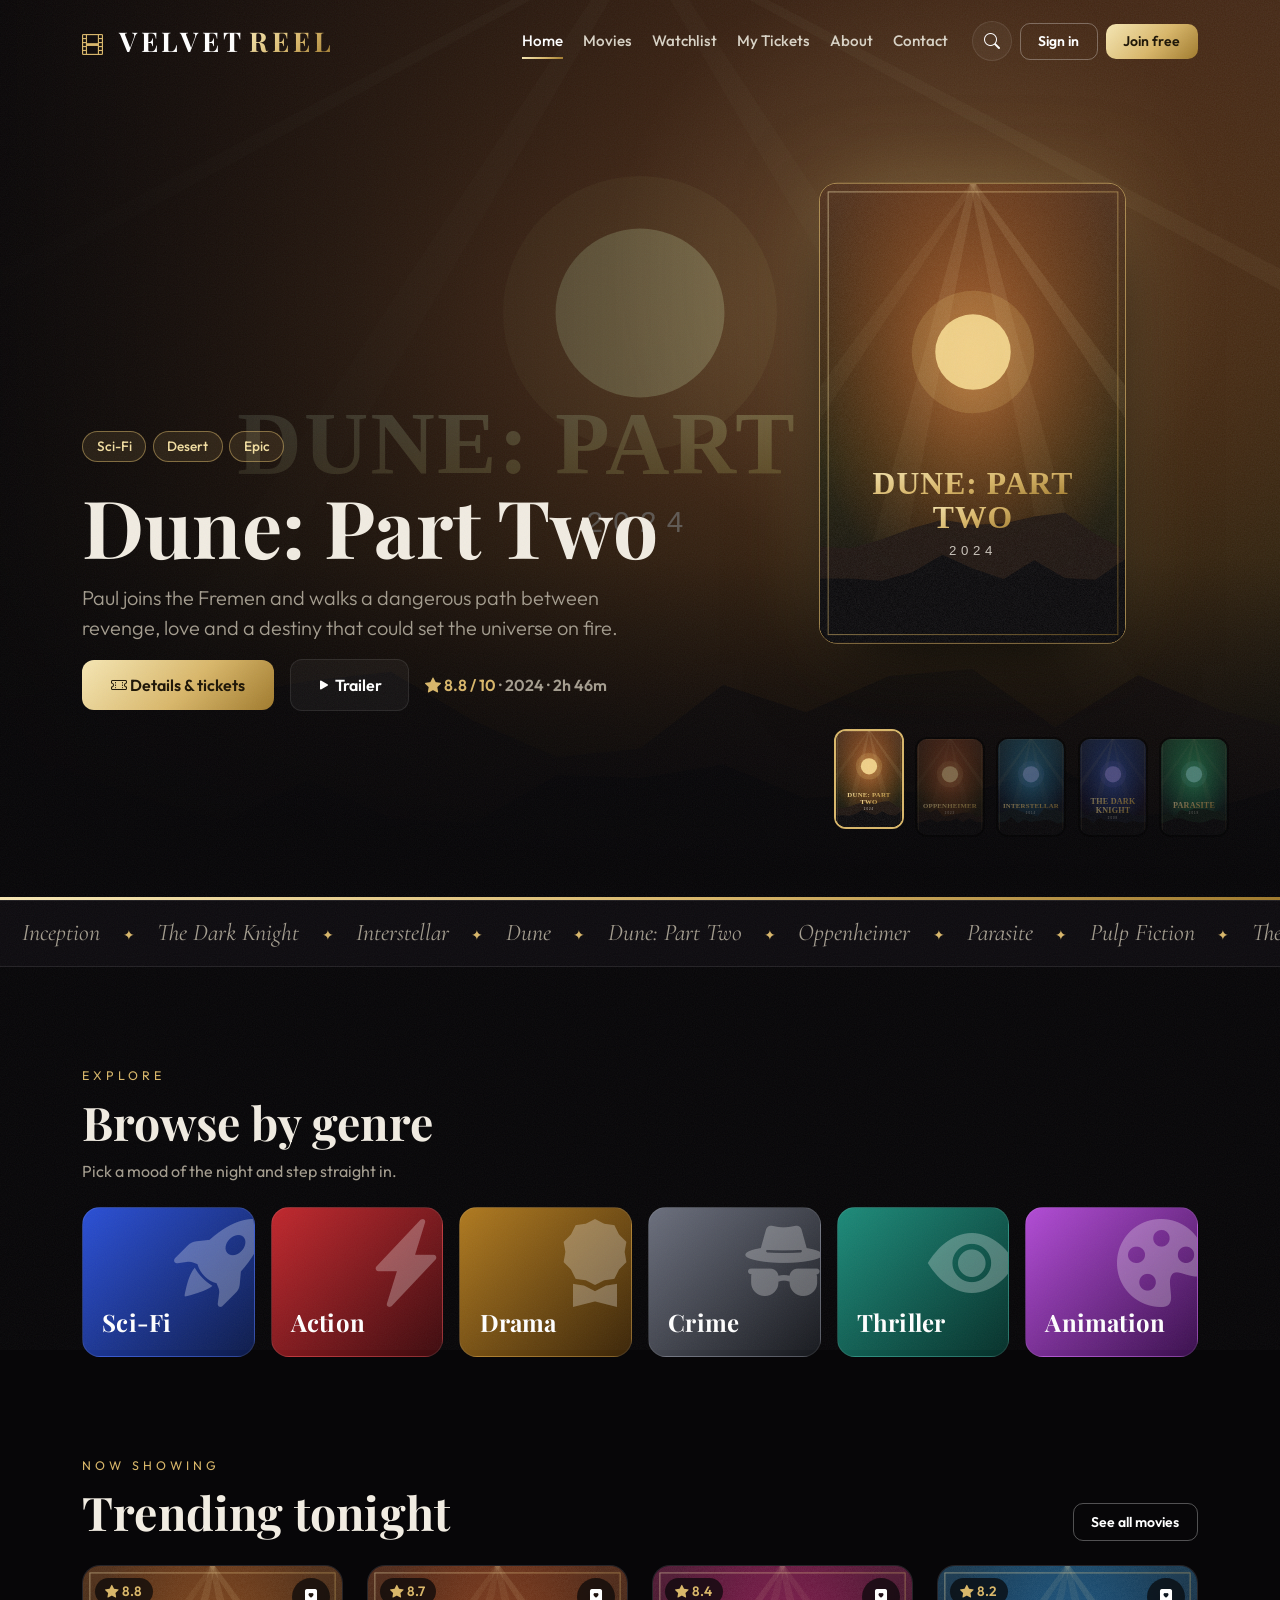
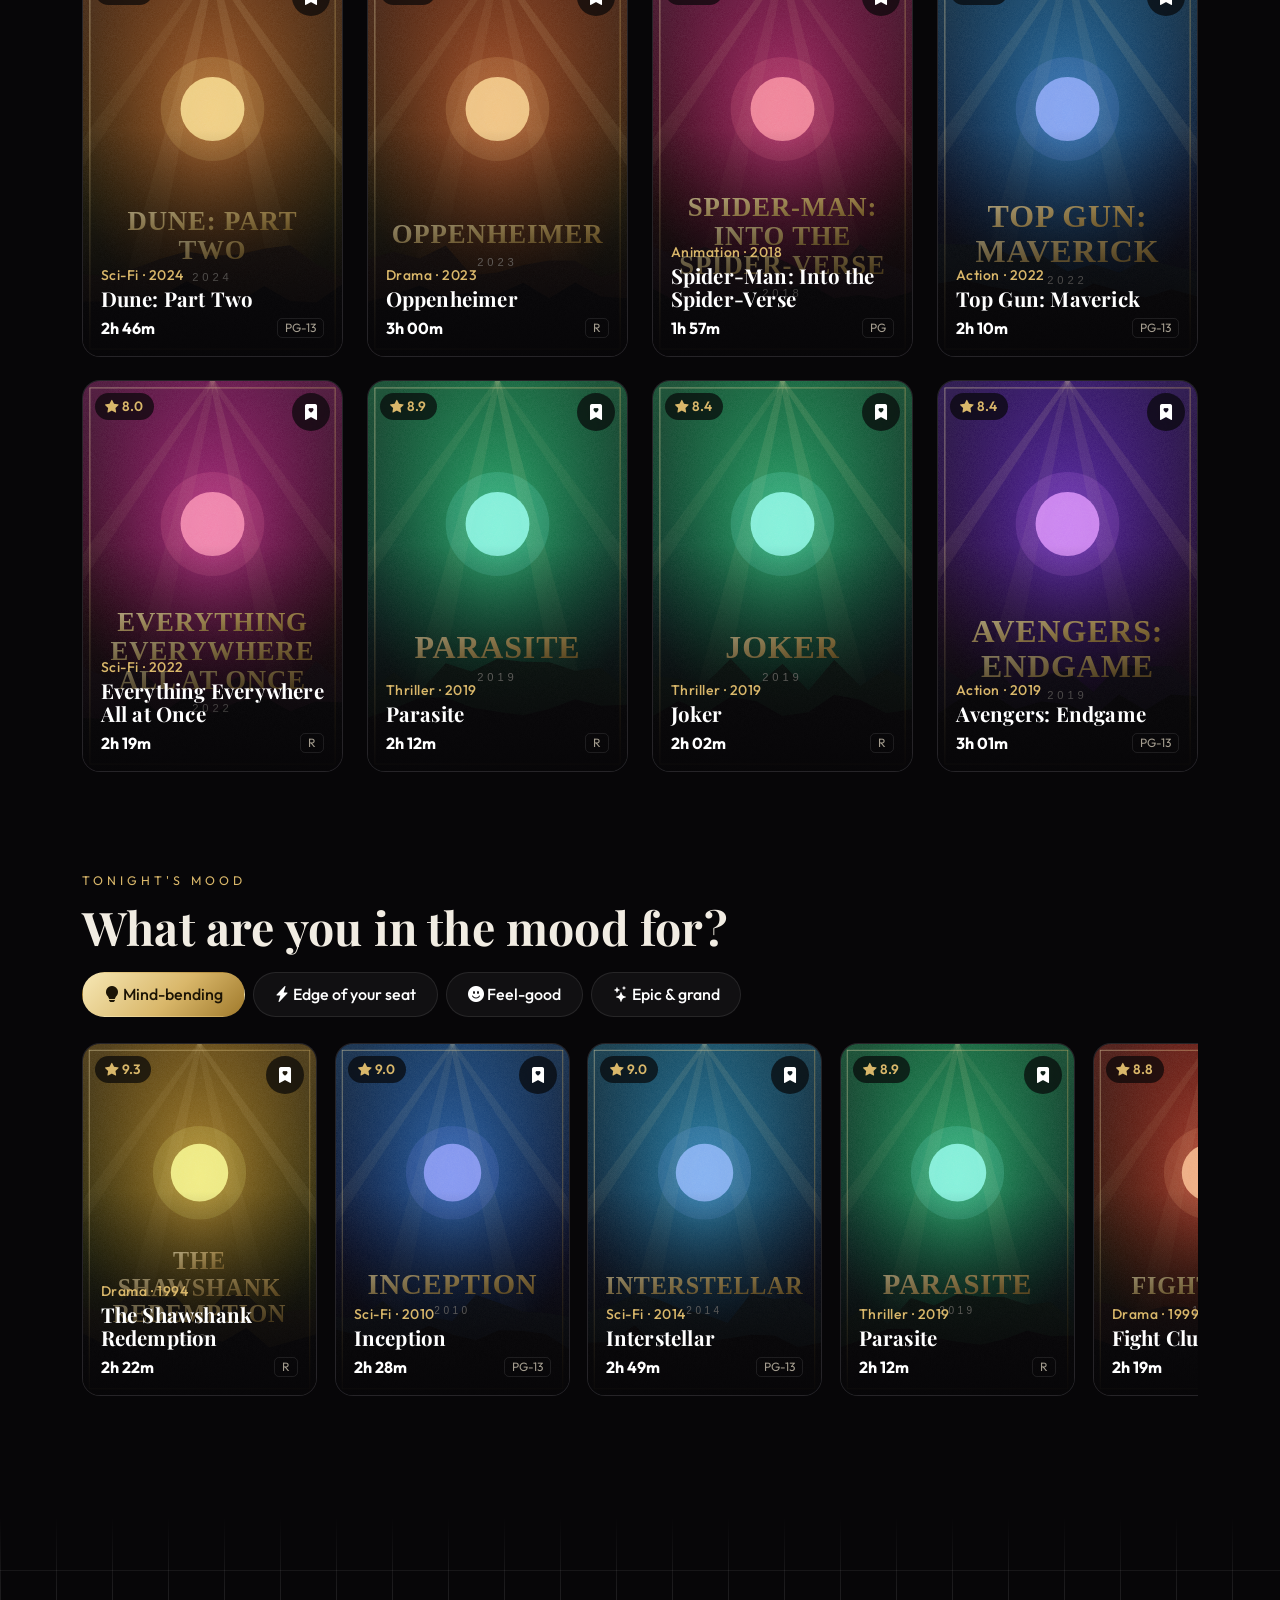
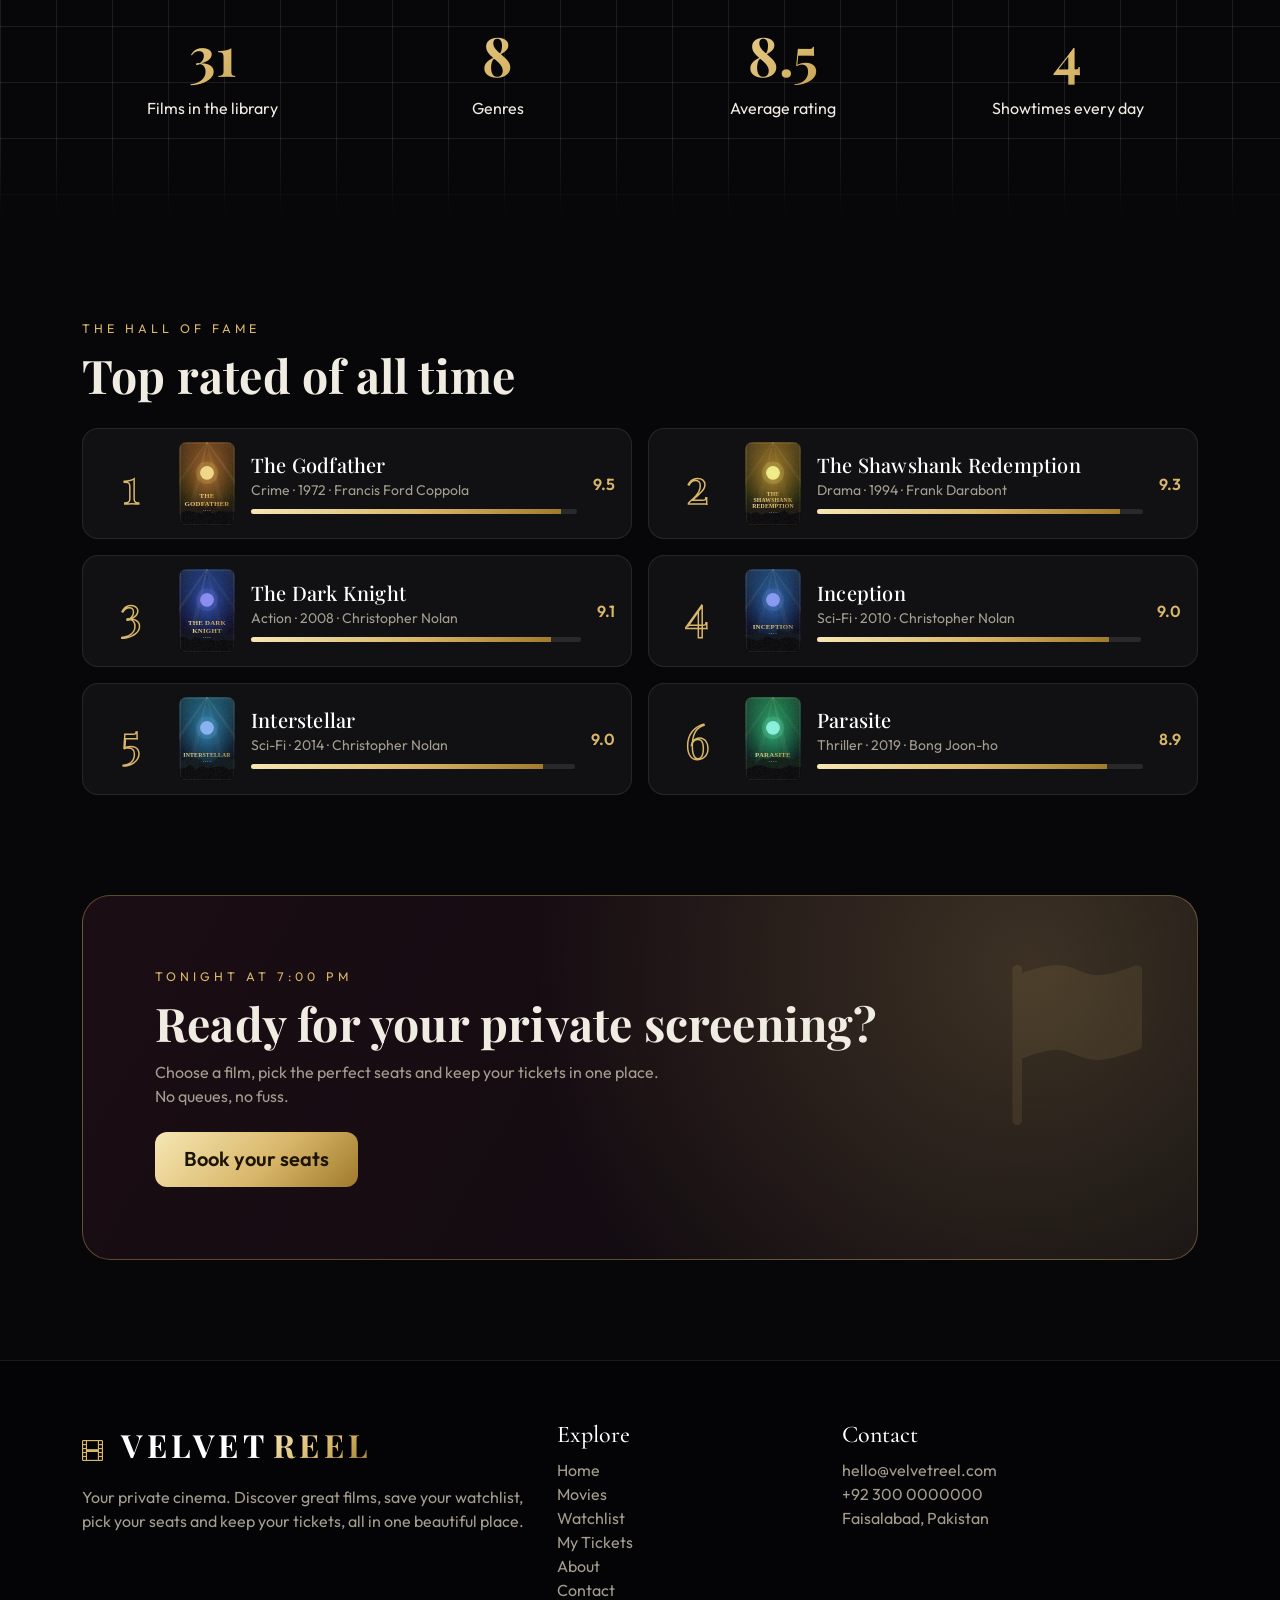
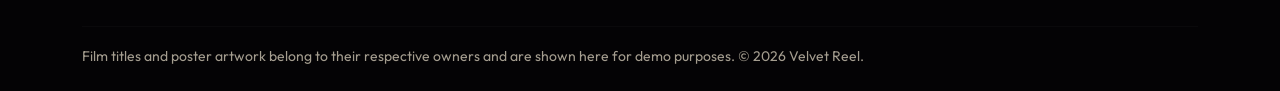
<file: index.html>
<!DOCTYPE html><html lang="en" data-bs-theme="dark"><head><meta charset="UTF-8"><meta name="viewport" content="width=device-width,initial-scale=1"><meta name="theme-color" content="#070608"><meta name="description" content="Velvet Reel - a luxury cinema experience. Discover films, save your watchlist and book your seats."><title>Home | Velvet Reel</title><link href="https://cdn.jsdelivr.net/npm/bootstrap@5.3.3/dist/css/bootstrap.min.css" rel="stylesheet"><link href="https://cdn.jsdelivr.net/npm/bootstrap-icons@1.11.3/font/bootstrap-icons.min.css" rel="stylesheet"><link rel="preconnect" href="https://fonts.googleapis.com"><link rel="preconnect" href="https://fonts.gstatic.com" crossorigin><link href="https://fonts.googleapis.com/css2?family=Cormorant+Garamond:ital,wght@0,500;0,600;1,500&family=Outfit:wght@400;500;600&family=Playfair+Display:wght@600;700&display=swap" rel="stylesheet"><link rel="icon" href="data:image/svg+xml,%3Csvg xmlns='http://www.w3.org/2000/svg' viewBox='0 0 100 100'%3E%3Crect width='100' height='100' rx='22' fill='%23070608'/%3E%3Ctext x='50' y='68' font-size='58' text-anchor='middle'%3E%F0%9F%8E%AC%3C/text%3E%3C/svg%3E"><link href="css/style.css" rel="stylesheet"></head><body data-curtain><div id="nav"></div>

<header class="hero" id="hero"><div id="slides"></div><div class="thumbs" id="thumbs"></div><div class="prog" id="prog"></div></header>
<div class="mq"><div id="mq"></div></div>
<section class="sec"><div class="container"><div class="mb-4 rv"><span class="eyebrow">Explore</span><h2>Browse by genre</h2><p class="mu m-0">Pick a mood of the night and step straight in.</p></div><div class="row g-3" id="gen"></div></div></section>
<section class="sec pt-0"><div class="container"><div class="d-flex justify-content-between align-items-end mb-4 rv"><div><span class="eyebrow">Now showing</span><h2 class="m-0">Trending tonight</h2></div><a href="movies.html" class="btn btn-line btn-sm">See all movies</a></div><div class="row g-3 g-lg-4" id="tr"></div></div></section>
<section class="sec pt-0"><div class="container"><div class="mb-3 rv"><span class="eyebrow">Tonight's mood</span><h2>What are you in the mood for?</h2></div><div class="d-flex flex-wrap gap-2 mb-3" id="moods"></div><div class="rail" id="rail"></div></div></section>
<section class="sec grid-bg"><div class="container"><div class="row g-4 text-center" id="st"></div></div></section>
<section class="sec"><div class="container"><div class="mb-4 rv"><span class="eyebrow">The hall of fame</span><h2>Top rated of all time</h2></div><div class="row g-3" id="top"></div></div></section>
<section class="sec pt-0"><div class="container"><div class="cta rv"><span class="eyebrow">Tonight at 7:00 PM</span><h2>Ready for your private screening?</h2><p class="mu mb-4" style="max-width:520px">Choose a film, pick the perfect seats and keep your tickets in one place. No queues, no fuss.</p><a href="movies.html" class="btn btn-gold btn-lg">Book your seats</a></div></div></section>
<div id="foot"></div><script src="https://cdn.jsdelivr.net/npm/bootstrap@5.3.3/dist/js/bootstrap.bundle.min.js"></script><script src="js/config.js"></script><script src="js/data.js"></script><script src="js/main.js"></script><script>

const F=['dune-2','oppenheimer','interstellar','dark-knight','parasite'].map(i=>M.find(x=>x.id==i));
$('#slides').innerHTML=F.map((m,i)=>`<div class="slide ${i?'':'on'}">${pic(m,'b','bg')}<div class="hp">${pic(m,'p','')}</div><div class="txt"><div class="container"><div class="mb-3"><span class="pill">${m.g}</span>${m.tg.slice(0,2).map(t=>`<span class="pill">${t}</span>`).join('')}</div><h1>${esc(m.n)}</h1><p class="lead mu my-3" style="max-width:560px">${esc(m.t)}</p><div class="d-flex flex-wrap align-items-center gap-3"><a class="btn btn-gold" href="movie.html?id=${m.id}"><i class="bi bi-ticket-perforated"></i> Details &amp; tickets</a><button class="btn btn-glass" data-tr="${m.id}"><i class="bi bi-play-fill"></i> Trailer</button><span class="stars"><i class="bi bi-star-fill"></i> ${m.r.toFixed(1)} / 10 <span class="mu">&middot; ${m.y} &middot; ${hm(m.rt)}</span></span></div></div></div></div>`).join('');
$('#thumbs').innerHTML=F.map((m,i)=>`<button class="${i?'':'on'}" data-i="${i}" aria-label="${esc(m.n)}">${pic(m,'p','')}</button>`).join('');
let cur=0,tm;
function go(i){cur=(i+F.length)%F.length;$$('.slide').forEach((s,j)=>s.classList.toggle('on',j==cur));$$('#thumbs button').forEach((s,j)=>s.classList.toggle('on',j==cur));const p=$('#prog');p.classList.remove('run');void p.offsetWidth;p.classList.add('run');clearTimeout(tm);tm=setTimeout(()=>go(cur+1),6500)}
$('#thumbs').onclick=e=>{const b=e.target.closest('button');if(b)go(+b.dataset.i)};go(0);
$('#hero').addEventListener('mousemove',e=>{const r=e.currentTarget.getBoundingClientRect();e.currentTarget.style.setProperty('--sx',(e.clientX-r.left)+'px');e.currentTarget.style.setProperty('--sy',(e.clientY-r.top)+'px')});
const mt=M.map(m=>`<span>${esc(m.n)}</span><i>&#10022;</i>`).join('');$('#mq').innerHTML=mt+mt;
const GN=[['Sci-Fi','#2a4fd6','#0d1b4a','bi-rocket-takeoff-fill'],['Action','#c1272d','#3d0b0e','bi-lightning-charge-fill'],['Drama','#b07a1f','#3b2508','bi-award-fill'],['Crime','#6b6f7d','#16181d','bi-incognito'],['Thriller','#1c8b7a','#06302a','bi-eye-fill'],['Animation','#b24bd6','#3a0f4d','bi-palette-fill']];
$('#gen').innerHTML=GN.map(x=>`<div class="col-6 col-md-4 col-lg-2 rv"><a class="genre" href="movies.html?g=${x[0]}" style="--c1:${x[1]};--c2:${x[2]}"><i class="bi ${x[3]}"></i><h3>${x[0]}</h3></a></div>`).join('');
$('#tr').innerHTML=['dune-2','oppenheimer','spider-verse','top-gun-maverick','everything-everywhere','parasite','joker','endgame'].map(i=>col(M.find(x=>x.id==i))).join('');
const MO=[['mind','Mind-bending','bi-lightbulb-fill'],['edge','Edge of your seat','bi-lightning-charge-fill'],['feel','Feel-good','bi-emoji-smile-fill'],['epic','Epic &amp; grand','bi-stars']];let mood='mind';
function drawMood(){$('#moods').innerHTML=MO.map(x=>`<button class="mood ${x[0]==mood?'on':''}" data-mood="${x[0]}"><i class="bi ${x[2]}"></i> ${x[1]}</button>`).join('');$('#rail').innerHTML=M.filter(m=>m.md.includes(mood)).sort((a,b)=>b.r-a.r).slice(0,10).map(card).join('');reveal()}
$('#moods').onclick=e=>{const b=e.target.closest('.mood');if(b){mood=b.dataset.mood;drawMood()}};drawMood();
const avg=(M.reduce((s,m)=>s+m.r,0)/M.length).toFixed(1);
$('#st').innerHTML=[[M.length,'Films in the library'],[new Set(M.map(x=>x.g)).size,'Genres'],[avg,'Average rating'],['4','Showtimes every day']].map(s=>`<div class="col-6 col-md-3 stat rv"><b>${s[0]}</b>${s[1]}</div>`).join('');
$('#top').innerHTML=[...M].sort((a,b)=>b.r-a.r).slice(0,6).map((m,i)=>`<div class="col-lg-6 rv"><a class="rank" href="movie.html?id=${m.id}"><span class="no">${i+1}</span>${pic(m,'p','')}<div class="flex-grow-1"><h3 class="h5 m-0">${esc(m.n)}</h3><small class="mu">${m.g} &middot; ${m.y} &middot; ${esc(m.dir)}</small><div class="bar mt-2"><i style="width:${m.r*10}%"></i></div></div><b class="stars">${m.r.toFixed(1)}</b></a></div>`).join('');
reveal();

</script></body></html>
</file>
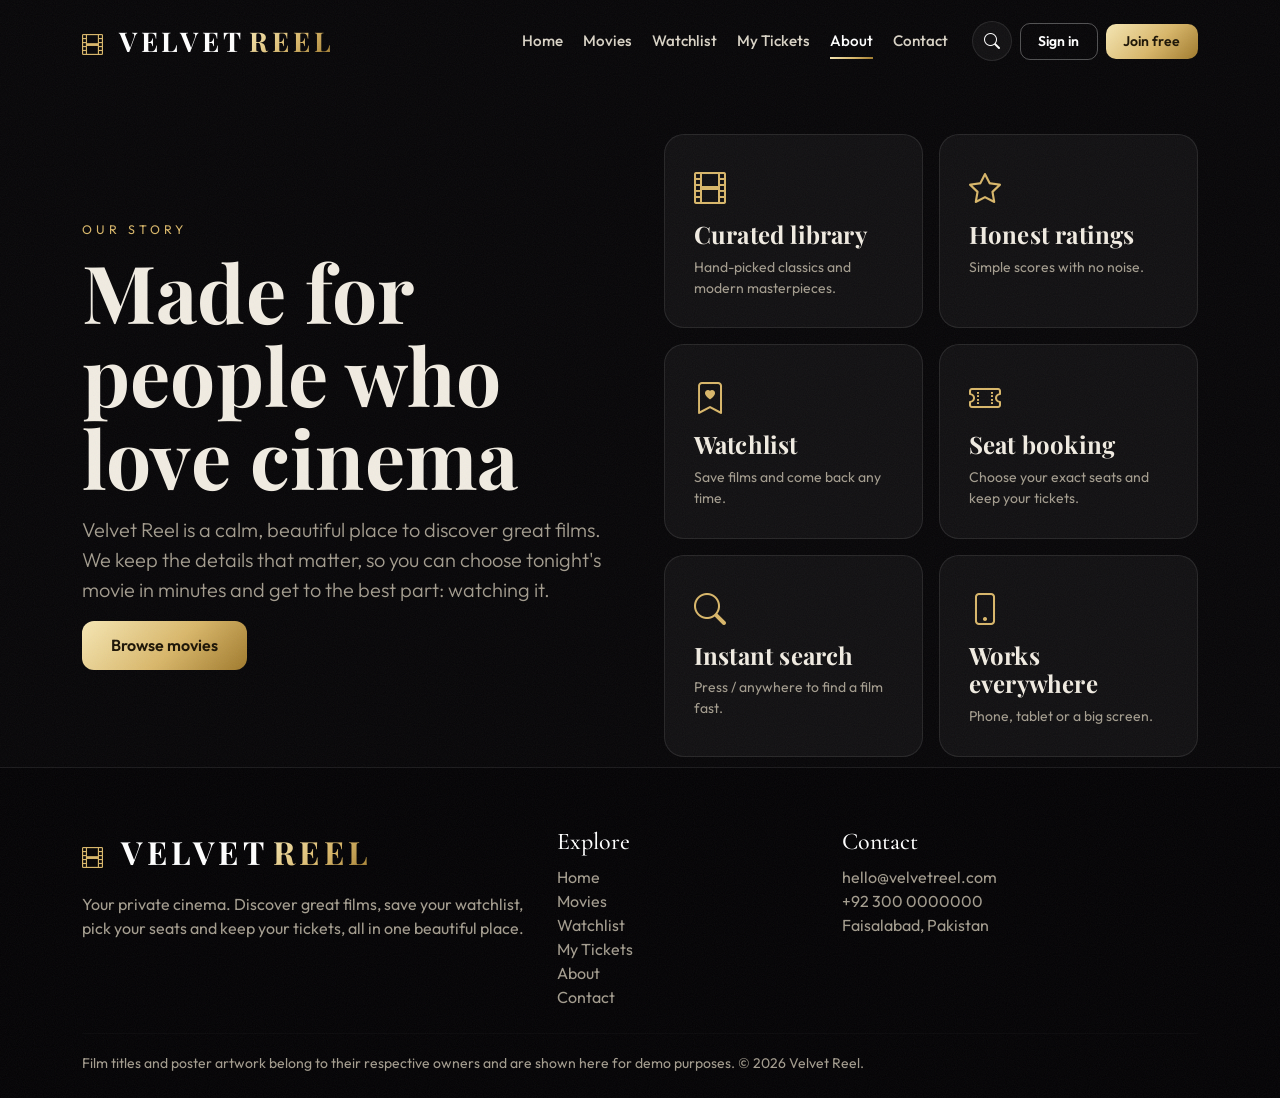
<file: about.html>
<!DOCTYPE html><html lang="en" data-bs-theme="dark"><head><meta charset="UTF-8"><meta name="viewport" content="width=device-width,initial-scale=1"><meta name="theme-color" content="#070608"><meta name="description" content="Velvet Reel - a luxury cinema experience. Discover films, save your watchlist and book your seats."><title>About | Velvet Reel</title><link href="https://cdn.jsdelivr.net/npm/bootstrap@5.3.3/dist/css/bootstrap.min.css" rel="stylesheet"><link href="https://cdn.jsdelivr.net/npm/bootstrap-icons@1.11.3/font/bootstrap-icons.min.css" rel="stylesheet"><link rel="preconnect" href="https://fonts.googleapis.com"><link rel="preconnect" href="https://fonts.gstatic.com" crossorigin><link href="https://fonts.googleapis.com/css2?family=Cormorant+Garamond:ital,wght@0,500;0,600;1,500&family=Outfit:wght@400;500;600&family=Playfair+Display:wght@600;700&display=swap" rel="stylesheet"><link rel="icon" href="data:image/svg+xml,%3Csvg xmlns='http://www.w3.org/2000/svg' viewBox='0 0 100 100'%3E%3Crect width='100' height='100' rx='22' fill='%23070608'/%3E%3Ctext x='50' y='68' font-size='58' text-anchor='middle'%3E%F0%9F%8E%AC%3C/text%3E%3C/svg%3E"><link href="css/style.css" rel="stylesheet"></head><body class="inner"><div id="nav"></div>

<section class="phead"><div class="container"><div class="row g-5 align-items-center"><div class="col-lg-6 rv"><span class="eyebrow">Our story</span><h1>Made for people who love cinema</h1><p class="lead mu mt-3">Velvet Reel is a calm, beautiful place to discover great films. We keep the details that matter, so you can choose tonight's movie in minutes and get to the best part: watching it.</p><a href="movies.html" class="btn btn-gold">Browse movies</a></div><div class="col-lg-6"><div class="row g-3"><div class="col-6 rv"><div class="feat"><i class="bi bi-film"></i><h4 class="mt-2">Curated library</h4><p class="mu m-0 small">Hand-picked classics and modern masterpieces.</p></div></div><div class="col-6 rv"><div class="feat"><i class="bi bi-star"></i><h4 class="mt-2">Honest ratings</h4><p class="mu m-0 small">Simple scores with no noise.</p></div></div><div class="col-6 rv"><div class="feat"><i class="bi bi-bookmark-heart"></i><h4 class="mt-2">Watchlist</h4><p class="mu m-0 small">Save films and come back any time.</p></div></div><div class="col-6 rv"><div class="feat"><i class="bi bi-ticket-perforated"></i><h4 class="mt-2">Seat booking</h4><p class="mu m-0 small">Choose your exact seats and keep your tickets.</p></div></div><div class="col-6 rv"><div class="feat"><i class="bi bi-search"></i><h4 class="mt-2">Instant search</h4><p class="mu m-0 small">Press / anywhere to find a film fast.</p></div></div><div class="col-6 rv"><div class="feat"><i class="bi bi-phone"></i><h4 class="mt-2">Works everywhere</h4><p class="mu m-0 small">Phone, tablet or a big screen.</p></div></div></div></div></div></div></section>
<div id="foot"></div><script src="https://cdn.jsdelivr.net/npm/bootstrap@5.3.3/dist/js/bootstrap.bundle.min.js"></script><script src="js/config.js"></script><script src="js/data.js"></script><script src="js/main.js"></script><script>
reveal()
</script></body></html>
</file>
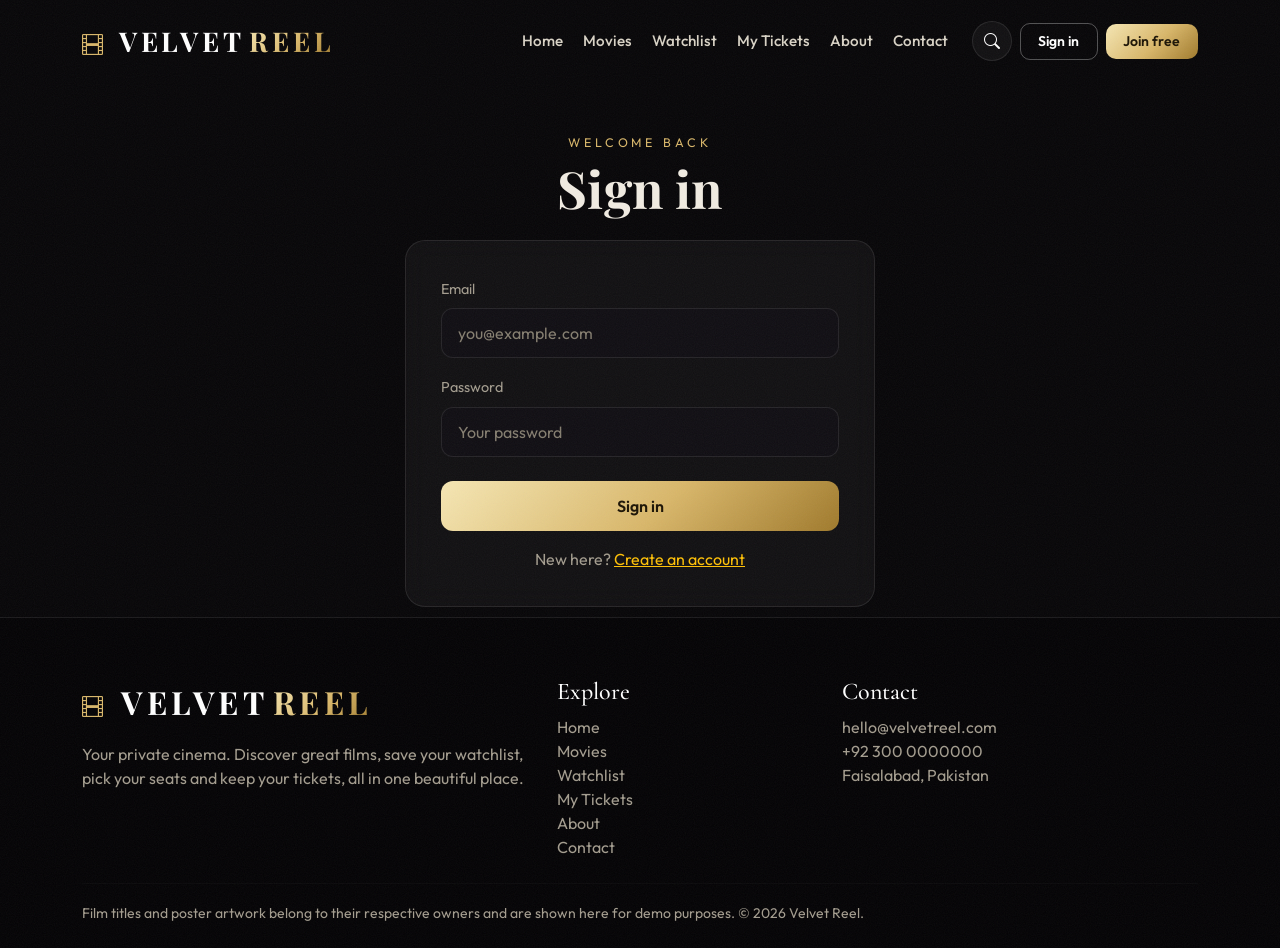
<file: booking.html>
<!DOCTYPE html><html lang="en" data-bs-theme="dark"><head><meta charset="UTF-8"><meta name="viewport" content="width=device-width,initial-scale=1"><meta name="theme-color" content="#070608"><meta name="description" content="Velvet Reel - a luxury cinema experience. Discover films, save your watchlist and book your seats."><title>Book tickets | Velvet Reel</title><link href="https://cdn.jsdelivr.net/npm/bootstrap@5.3.3/dist/css/bootstrap.min.css" rel="stylesheet"><link href="https://cdn.jsdelivr.net/npm/bootstrap-icons@1.11.3/font/bootstrap-icons.min.css" rel="stylesheet"><link rel="preconnect" href="https://fonts.googleapis.com"><link rel="preconnect" href="https://fonts.gstatic.com" crossorigin><link href="https://fonts.googleapis.com/css2?family=Cormorant+Garamond:ital,wght@0,500;0,600;1,500&family=Outfit:wght@400;500;600&family=Playfair+Display:wght@600;700&display=swap" rel="stylesheet"><link rel="icon" href="data:image/svg+xml,%3Csvg xmlns='http://www.w3.org/2000/svg' viewBox='0 0 100 100'%3E%3Crect width='100' height='100' rx='22' fill='%23070608'/%3E%3Ctext x='50' y='68' font-size='58' text-anchor='middle'%3E%F0%9F%8E%AC%3C/text%3E%3C/svg%3E"><link href="css/style.css" rel="stylesheet"></head><body class="inner"><div id="nav"></div>

<section class="phead"><div class="container"><span class="eyebrow">Select your seats</span><h1 id="bt" style="font-size:clamp(2rem,5vw,3.4rem)"></h1><p class="mu" id="bm"></p></div></section>
<section class="sec pt-3"><div class="container"><div class="row g-4"><div class="col-lg-8"><div class="box mb-4"><h5>Date</h5><div class="d-flex flex-wrap gap-2 mb-4" id="dates"></div><h5>Showtime</h5><div class="d-flex flex-wrap gap-2" id="times"></div></div><div class="box"><div class="screen">S C R E E N</div><div class="seats" id="seats"></div><div class="lg mt-3" id="lgd"></div></div></div>
<div class="col-lg-4"><div class="box" style="position:sticky;top:96px"><div class="d-flex gap-3 mb-3 align-items-center" id="mini"></div><div id="ss"></div><div class="d-flex justify-content-between align-items-center mt-3"><span class="mu">Total</span><span class="total" id="tot"></span></div><button class="btn btn-gold w-100 mt-3" id="cf" disabled><i class="bi bi-check2-circle"></i> Confirm booking</button><p class="mu small text-center mt-3 mb-0">Demo booking. No payment is taken.</p></div></div></div></div></section>
<div id="foot"></div><script src="https://cdn.jsdelivr.net/npm/bootstrap@5.3.3/dist/js/bootstrap.bundle.min.js"></script><script src="js/config.js"></script><script src="js/data.js"></script><script src="js/main.js"></script><script>

(function(){
const m=M.find(x=>x.id==new URLSearchParams(location.search).get('id'))||M[0],u=U();
if(!u){location.replace('login.html?next='+encodeURIComponent('booking.html?id='+m.id));return}
document.title='Book '+m.n+' | '+BN;
const ROWS='ABCDEFGH'.split(''),COLS=12,tier=r=>'AB'.includes(r)?'Silver':'CDEF'.includes(r)?'Gold':'Platinum',price=r=>C.PRICES[tier(r)];
const TM=['12:30 PM','3:45 PM','7:00 PM','10:15 PM'],pad=n=>String(n).padStart(2,'0'),key=d=>d.getFullYear()+'-'+pad(d.getMonth()+1)+'-'+pad(d.getDate());
const DS=[...Array(5)].map((_,i)=>{const d=new Date();d.setDate(d.getDate()+i);return{k:key(d),wd:d.toLocaleDateString('en-US',{weekday:'short'}),dn:d.getDate(),mo:d.toLocaleDateString('en-US',{month:'short'})}});
const mins=t=>{const p=t.split(':');let h=(+p[0])%12;if(/PM/.test(t))h+=12;return h*60+(+p[1].slice(0,2))};
const now=new Date(),nowM=now.getHours()*60+now.getMinutes(),past=(d,t)=>d==DS[0].k&&mins(t)<=nowM;
let date=DS[0].k,time=TM.find(t=>!past(date,t))||null,sel=new Set();
if(!time){date=DS[1].k;time=TM[0]}
const BK=()=>LS.get('vr_booked',{}),hs=k=>[...k].reduce((a,c)=>a*31+c.charCodeAt(0)|0,11);
const ord=a=>[...a].sort((x,y)=>x[0].localeCompare(y[0])||(+x.slice(1))-(+y.slice(1)));
function taken(){const k=[m.id,date,time].join('|'),R=rng(hs(k)),s=new Set(BK()[k]||[]);ROWS.forEach(r=>{for(let c=1;c<=COLS;c++){if(R()<(tier(r)=='Platinum'?.34:.24))s.add(r+c)}});return s}
$('#bt').textContent=m.n;$('#bm').textContent=m.g+' \u00b7 '+hm(m.rt)+' \u00b7 '+m.c+' \u00b7 '+m.lang;
$('#lgd').innerHTML=['Silver','Gold','Platinum'].map(t=>`<span class="s-${t}"><i></i>${t} ${money(C.PRICES[t])}</span>`).join('')+'<span><i style="background:rgba(255,255,255,.1);border-color:transparent"></i>Taken</span><span><i style="background:var(--gg);border-color:transparent"></i>Selected</span>';
function render(){
  $('#dates').innerHTML=DS.map(d=>`<button class="dpill ${d.k==date?'on':''}" data-d="${d.k}"><small>${d.wd}</small><b>${d.dn}</b><small>${d.mo}</small></button>`).join('');
  $('#times').innerHTML=TM.map(t=>`<button class="tpill ${t==time?'on':''}" data-t="${t}" ${past(date,t)?'disabled style="opacity:.35;pointer-events:none"':''}>${t}</button>`).join('');
  const tk=taken();sel=new Set([...sel].filter(s=>!tk.has(s)));
  $('#seats').innerHTML=ROWS.map(r=>`<div class="srow"><span class="rl">${r}</span>${Array.from({length:COLS},(_,i)=>{const id=r+(i+1);return(i==COLS/2?'<span class="aisle"></span>':'')+`<button class="seat s-${tier(r)} ${tk.has(id)?'taken':''} ${sel.has(id)?'sel':''}" data-s="${id}" ${tk.has(id)?'disabled':''} aria-label="Seat ${id}, ${tier(r)}">${i+1}</button>`}).join('')}<span class="rl">${r}</span></div>`).join('');
  sum();
}
function sum(){
  const a=ord(sel),tot=a.reduce((s,x)=>s+price(x[0]),0),d=DS.find(x=>x.k==date);
  $('#mini').innerHTML=`<div style="width:64px;flex:none">${pic(m,'p','w-100 rounded-3')}</div><div><b class="d-block">${esc(m.n)}</b><small class="mu">${d.wd} ${d.dn} ${d.mo} &middot; ${time}</small></div>`;
  $('#ss').innerHTML=a.length?a.map(x=>`<div class="sumline"><span>Seat ${x} <small class="mu">${tier(x[0])}</small></span><b>${money(price(x[0]))}</b></div>`).join(''):'<p class="mu m-0">Tap seats on the map to select them.</p>';
  $('#tot').textContent=money(tot);$('#cf').disabled=!a.length;hydrate($('#mini'));
}
$('#dates').onclick=e=>{const b=e.target.closest('[data-d]');if(!b)return;date=b.dataset.d;if(past(date,time))time=TM.find(t=>!past(date,t));sel.clear();render()};
$('#times').onclick=e=>{const b=e.target.closest('[data-t]');if(!b)return;time=b.dataset.t;sel.clear();render()};
$('#seats').onclick=e=>{const b=e.target.closest('.seat');if(!b||b.disabled)return;const s=b.dataset.s;if(sel.has(s))sel.delete(s);else{if(sel.size>=8){toast('You can book up to 8 seats at once');return}sel.add(s)}b.classList.toggle('sel');sum()};
$('#cf').onclick=()=>{
  const a=ord(sel);if(!a.length)return;const tk=taken();
  if(a.some(s=>tk.has(s))){toast('Some seats were just taken');render();return}
  const t={id:'VR-'+Math.random().toString(36).slice(2,8).toUpperCase(),mid:m.id,date,time,seats:a,total:a.reduce((s,x)=>s+price(x[0]),0),user:u.email,at:Date.now()};
  LS.set('vr_tickets',[t,...TK()]);const b=BK(),k=[m.id,date,time].join('|');b[k]=[...(b[k]||[]),...a];LS.set('vr_booked',b);
  toast('Booking confirmed!');setTimeout(()=>location.href='tickets.html',900);
};
render();reveal();
})();

</script></body></html>
</file>
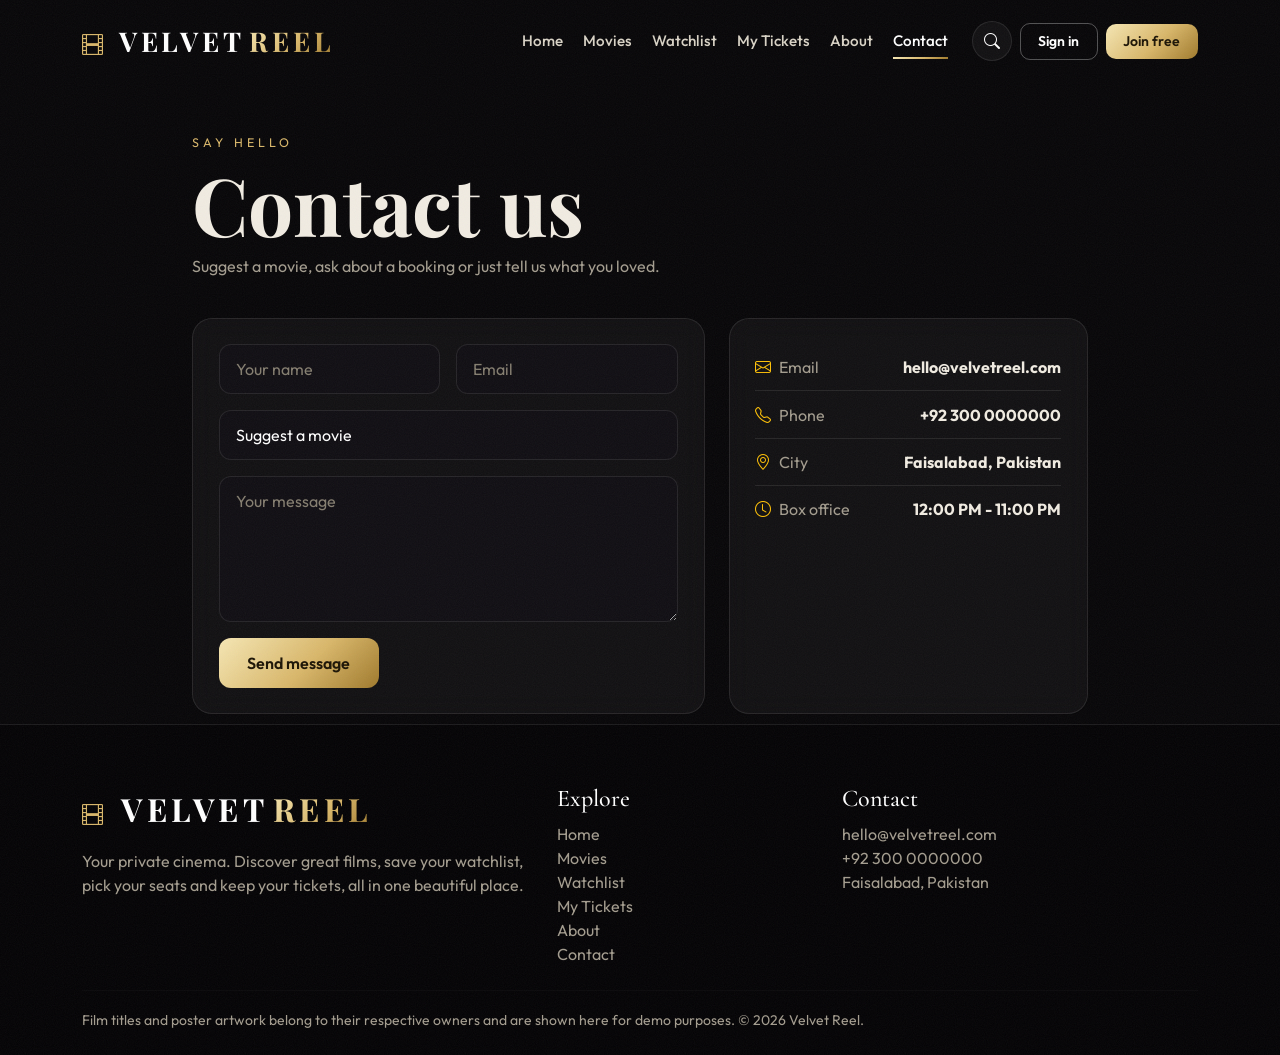
<file: contact.html>
<!DOCTYPE html><html lang="en" data-bs-theme="dark"><head><meta charset="UTF-8"><meta name="viewport" content="width=device-width,initial-scale=1"><meta name="theme-color" content="#070608"><meta name="description" content="Velvet Reel - a luxury cinema experience. Discover films, save your watchlist and book your seats."><title>Contact | Velvet Reel</title><link href="https://cdn.jsdelivr.net/npm/bootstrap@5.3.3/dist/css/bootstrap.min.css" rel="stylesheet"><link href="https://cdn.jsdelivr.net/npm/bootstrap-icons@1.11.3/font/bootstrap-icons.min.css" rel="stylesheet"><link rel="preconnect" href="https://fonts.googleapis.com"><link rel="preconnect" href="https://fonts.gstatic.com" crossorigin><link href="https://fonts.googleapis.com/css2?family=Cormorant+Garamond:ital,wght@0,500;0,600;1,500&family=Outfit:wght@400;500;600&family=Playfair+Display:wght@600;700&display=swap" rel="stylesheet"><link rel="icon" href="data:image/svg+xml,%3Csvg xmlns='http://www.w3.org/2000/svg' viewBox='0 0 100 100'%3E%3Crect width='100' height='100' rx='22' fill='%23070608'/%3E%3Ctext x='50' y='68' font-size='58' text-anchor='middle'%3E%F0%9F%8E%AC%3C/text%3E%3C/svg%3E"><link href="css/style.css" rel="stylesheet"></head><body class="inner"><div id="nav"></div>

<section class="phead"><div class="container" style="max-width:920px"><span class="eyebrow rv">Say hello</span><h1 class="rv">Contact us</h1><p class="mu">Suggest a movie, ask about a booking or just tell us what you loved.</p><div class="row g-4 mt-1"><div class="col-lg-7"><form id="f" class="box needs-validation" novalidate><div class="row g-3"><div class="col-md-6"><input id="n" class="form-control" placeholder="Your name" required></div><div class="col-md-6"><input id="e" type="email" class="form-control" placeholder="Email" required></div><div class="col-12"><select id="t" class="form-select"><option>Suggest a movie</option><option>Booking help</option><option>General question</option></select></div><div class="col-12"><textarea id="m" rows="5" class="form-control" placeholder="Your message" required></textarea></div><div class="col-12"><button class="btn btn-gold">Send message</button></div></div></form></div><div class="col-lg-5"><div class="box h-100"><div class="spec"><span><i class="bi bi-envelope me-2 text-warning"></i>Email</span><b id="ce"></b></div><div class="spec"><span><i class="bi bi-telephone me-2 text-warning"></i>Phone</span><b id="cp"></b></div><div class="spec"><span><i class="bi bi-geo-alt me-2 text-warning"></i>City</span><b id="cc"></b></div><div class="spec"><span><i class="bi bi-clock me-2 text-warning"></i>Box office</span><b>12:00 PM - 11:00 PM</b></div></div></div></div></div></section>
<div id="foot"></div><script src="https://cdn.jsdelivr.net/npm/bootstrap@5.3.3/dist/js/bootstrap.bundle.min.js"></script><script src="js/config.js"></script><script src="js/data.js"></script><script src="js/main.js"></script><script>

$('#ce').textContent=C.EMAIL;$('#cp').textContent=C.PHONE;$('#cc').textContent=C.CITY;
$('#f').onsubmit=e=>{e.preventDefault();const f=e.target;if(!f.checkValidity()){f.classList.add('was-validated');return}
  const a=LS.get('vr_messages',[]);a.push({n:$('#n').value.trim(),e:$('#e').value.trim(),t:$('#t').value,m:$('#m').value.trim(),at:Date.now()});LS.set('vr_messages',a);
  f.reset();f.classList.remove('was-validated');toast('Message sent. Thank you!')};
reveal();

</script></body></html>
</file>
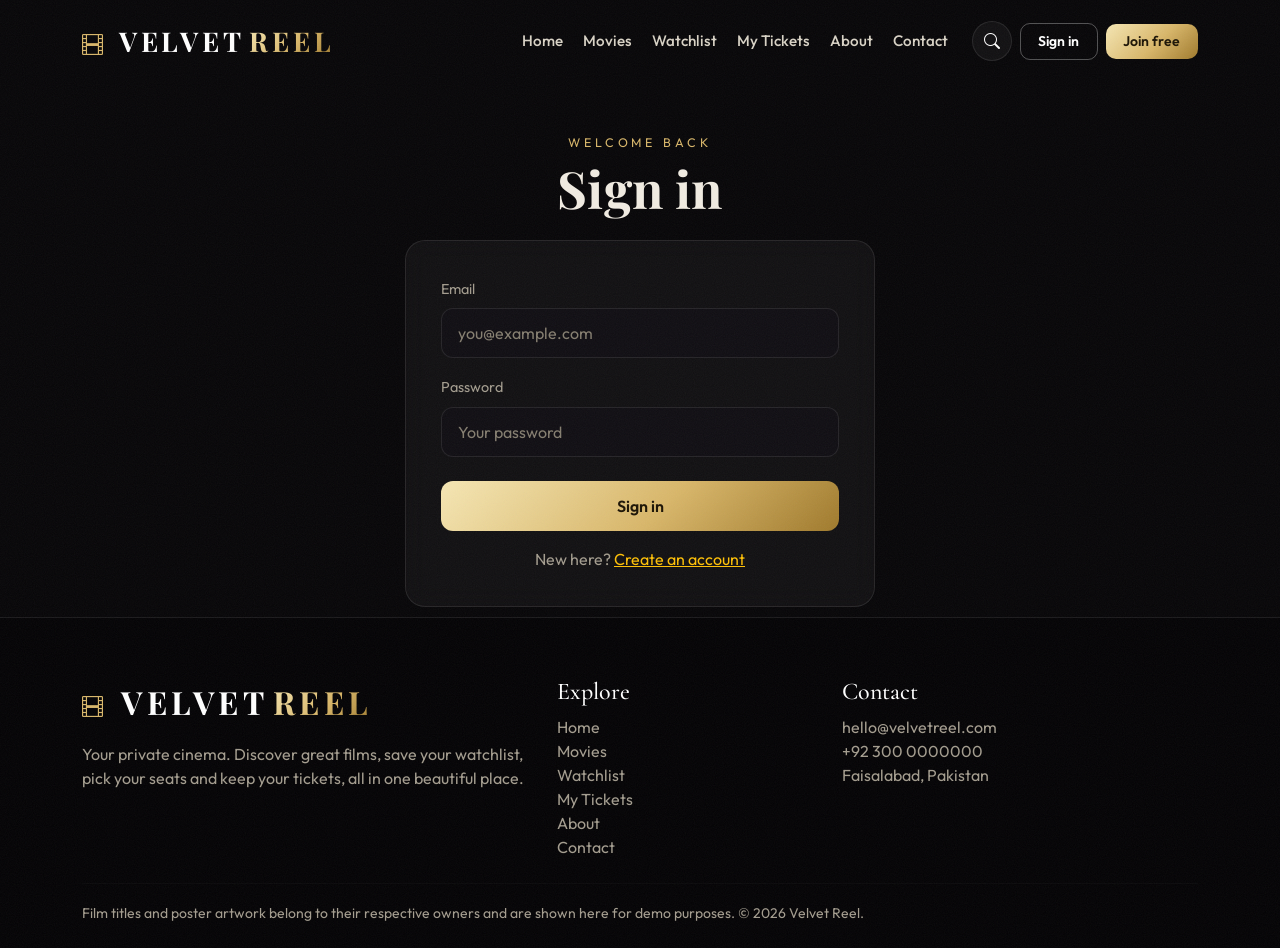
<file: login.html>
<!DOCTYPE html><html lang="en" data-bs-theme="dark"><head><meta charset="UTF-8"><meta name="viewport" content="width=device-width,initial-scale=1"><meta name="theme-color" content="#070608"><meta name="description" content="Velvet Reel - a luxury cinema experience. Discover films, save your watchlist and book your seats."><title>Sign in | Velvet Reel</title><link href="https://cdn.jsdelivr.net/npm/bootstrap@5.3.3/dist/css/bootstrap.min.css" rel="stylesheet"><link href="https://cdn.jsdelivr.net/npm/bootstrap-icons@1.11.3/font/bootstrap-icons.min.css" rel="stylesheet"><link rel="preconnect" href="https://fonts.googleapis.com"><link rel="preconnect" href="https://fonts.gstatic.com" crossorigin><link href="https://fonts.googleapis.com/css2?family=Cormorant+Garamond:ital,wght@0,500;0,600;1,500&family=Outfit:wght@400;500;600&family=Playfair+Display:wght@600;700&display=swap" rel="stylesheet"><link rel="icon" href="data:image/svg+xml,%3Csvg xmlns='http://www.w3.org/2000/svg' viewBox='0 0 100 100'%3E%3Crect width='100' height='100' rx='22' fill='%23070608'/%3E%3Ctext x='50' y='68' font-size='58' text-anchor='middle'%3E%F0%9F%8E%AC%3C/text%3E%3C/svg%3E"><link href="css/style.css" rel="stylesheet"></head><body class="inner"><div id="nav"></div>

<section class="phead"><div class="container"><div class="auth rv"><span class="eyebrow text-center">Welcome back</span><h1 class="text-center" style="font-size:clamp(2.2rem,5vw,3.2rem)">Sign in</h1><form id="f" class="box mt-4 needs-validation" novalidate><div class="alert alert-danger py-2 d-none" id="err"></div><div class="mb-3"><label class="form-label" for="e">Email</label><input id="e" type="email" class="form-control" placeholder="you@example.com" required></div><div class="mb-4"><label class="form-label" for="p">Password</label><input id="p" type="password" class="form-control" placeholder="Your password" required></div><button class="btn btn-gold w-100">Sign in</button><p class="mu text-center mt-3 mb-0">New here? <a href="signup.html" id="go" class="text-warning">Create an account</a></p></form></div></div></section>
<div id="foot"></div><script src="https://cdn.jsdelivr.net/npm/bootstrap@5.3.3/dist/js/bootstrap.bundle.min.js"></script><script src="js/config.js"></script><script src="js/data.js"></script><script src="js/main.js"></script><script>
const next=(()=>{const n=new URLSearchParams(location.search).get('next')||'';return /^[a-z0-9-]+\.html(\?[\w=&%.-]*)?$/i.test(n)?n:'index.html'})();
if(U())location.replace(next);
function showErr(t){const x=$('#err');x.textContent=t;x.classList.remove('d-none')}

$('#go').href='signup.html'+location.search;
$('#f').onsubmit=async e=>{e.preventDefault();const f=e.target;if(!f.checkValidity()){f.classList.add('was-validated');return}
  const em=$('#e').value.trim().toLowerCase(),pw=await sha($('#p').value),u=LS.get('vr_users',[]).find(x=>x.email==em&&x.pw==pw);
  if(!u){showErr('Wrong email or password.');return}
  LS.set('vr_user',{name:u.name,email:u.email});toast('Welcome back, '+u.name.split(' ')[0]);setTimeout(()=>location.href=next,600)};
reveal();

</script></body></html>
</file>
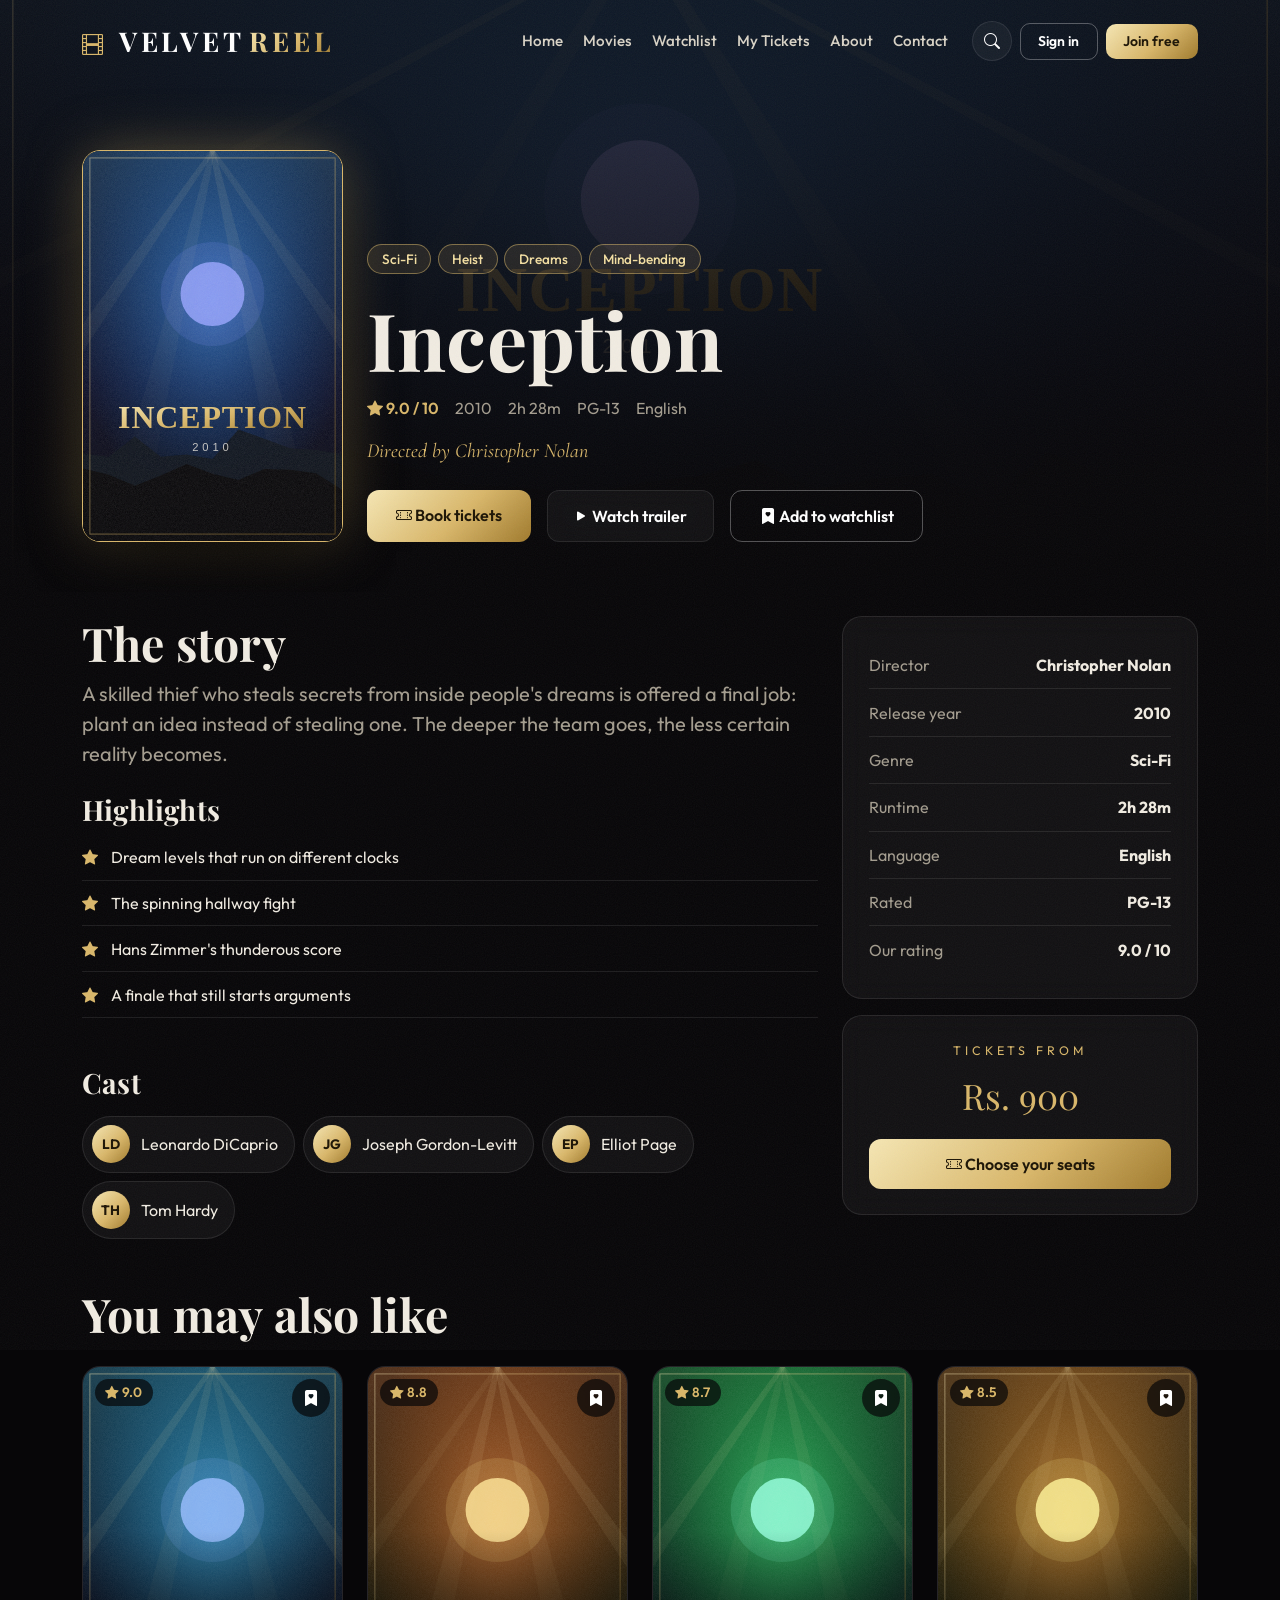
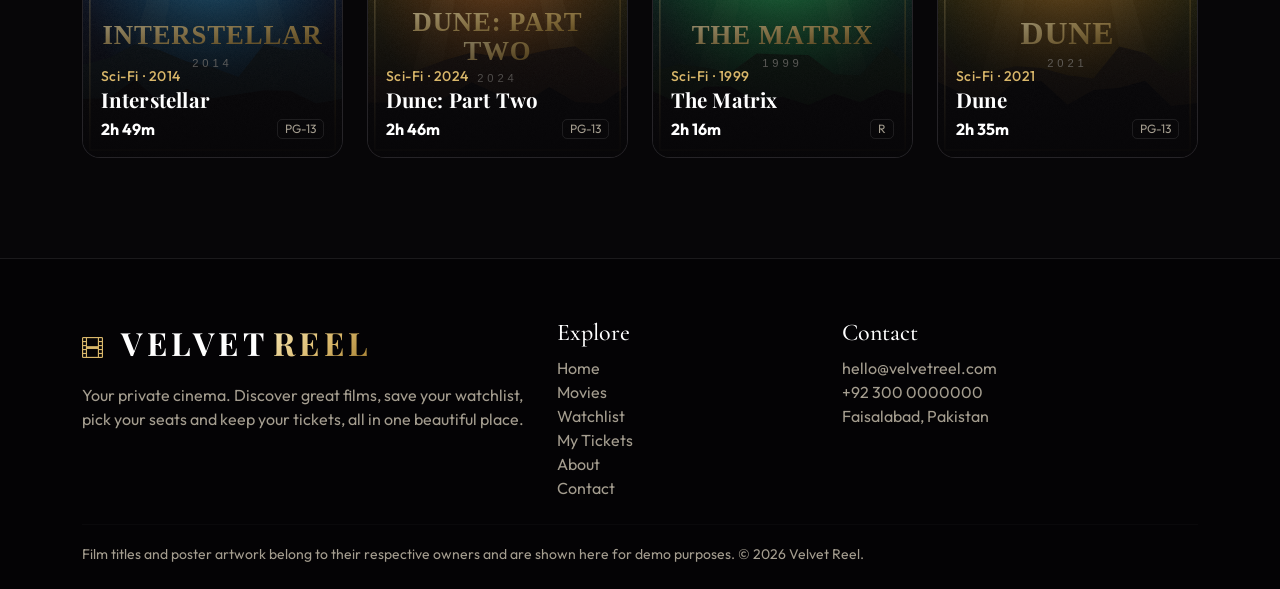
<file: movie.html>
<!DOCTYPE html><html lang="en" data-bs-theme="dark"><head><meta charset="UTF-8"><meta name="viewport" content="width=device-width,initial-scale=1"><meta name="theme-color" content="#070608"><meta name="description" content="Velvet Reel - a luxury cinema experience. Discover films, save your watchlist and book your seats."><title>Movie | Velvet Reel</title><link href="https://cdn.jsdelivr.net/npm/bootstrap@5.3.3/dist/css/bootstrap.min.css" rel="stylesheet"><link href="https://cdn.jsdelivr.net/npm/bootstrap-icons@1.11.3/font/bootstrap-icons.min.css" rel="stylesheet"><link rel="preconnect" href="https://fonts.googleapis.com"><link rel="preconnect" href="https://fonts.gstatic.com" crossorigin><link href="https://fonts.googleapis.com/css2?family=Cormorant+Garamond:ital,wght@0,500;0,600;1,500&family=Outfit:wght@400;500;600&family=Playfair+Display:wght@600;700&display=swap" rel="stylesheet"><link rel="icon" href="data:image/svg+xml,%3Csvg xmlns='http://www.w3.org/2000/svg' viewBox='0 0 100 100'%3E%3Crect width='100' height='100' rx='22' fill='%23070608'/%3E%3Ctext x='50' y='68' font-size='58' text-anchor='middle'%3E%F0%9F%8E%AC%3C/text%3E%3C/svg%3E"><link href="css/style.css" rel="stylesheet"></head><body class="inner"><div id="nav"></div>

<header class="gh" id="gh"></header>
<section class="sec pt-4"><div class="container"><div class="row g-4"><div class="col-lg-8"><h2>The story</h2><p class="mu fs-5" id="ab"></p><h3 class="mt-4">Highlights</h3><ul class="hl" id="ft"></ul><h3 class="mt-5 mb-3">Cast</h3><div class="d-flex flex-wrap gap-2" id="cast"></div></div><div class="col-lg-4"><div class="box mb-3" id="sp"></div><div class="box text-center"><span class="eyebrow">Tickets from</span><div class="total mb-3" id="from"></div><a class="btn btn-gold w-100" id="bk"><i class="bi bi-ticket-perforated"></i> Choose your seats</a></div></div></div>
<h2 class="mt-5 mb-4">You may also like</h2><div class="row g-3 g-lg-4" id="rel"></div></div></section>
<div id="foot"></div><script src="https://cdn.jsdelivr.net/npm/bootstrap@5.3.3/dist/js/bootstrap.bundle.min.js"></script><script src="js/config.js"></script><script src="js/data.js"></script><script src="js/main.js"></script><script>

const m=M.find(x=>x.id==new URLSearchParams(location.search).get('id'))||M[0],on=W().includes(m.id);
document.title=m.n+' | '+BN;
$('#gh').innerHTML=`${pic(m,'b','bg')}<div class="container"><div class="row g-4 align-items-end"><div class="col-6 col-md-4 col-lg-3">${pic(m,'p','cover')}</div><div class="col-md-8 col-lg-9"><div class="mb-3"><span class="pill">${m.g}</span>${m.tg.map(t=>`<span class="pill">${t}</span>`).join('')}</div><h1>${esc(m.n)}</h1><div class="d-flex flex-wrap gap-3 my-3 mu"><span class="stars"><i class="bi bi-star-fill"></i> ${m.r.toFixed(1)} / 10</span><span>${m.y}</span><span>${hm(m.rt)}</span><span>${m.c}</span><span>${m.lang}</span></div><p class="it mb-4">Directed by ${esc(m.dir)}</p><div class="d-flex flex-wrap gap-3"><a class="btn btn-gold" href="booking.html?id=${m.id}"><i class="bi bi-ticket-perforated"></i> Book tickets</a><button class="btn btn-glass" data-tr="${m.id}"><i class="bi bi-play-fill"></i> Watch trailer</button><button class="btn btn-line ${on?'on':''}" data-w="${m.id}"><i class="bi bi-bookmark-heart-fill"></i> <span class="wt">${on?'In your watchlist':'Add to watchlist'}</span></button></div></div></div></div>`;
$('#ab').textContent=m.t;
$('#ft').innerHTML=m.f.map(x=>`<li>${esc(x)}</li>`).join('');
$('#cast').innerHTML=m.cast.map(c=>`<div class="castc"><i>${c.split(' ').map(w=>w[0]).slice(0,2).join('')}</i><span>${esc(c)}</span></div>`).join('');
$('#sp').innerHTML=[['Director',m.dir],['Release year',m.y],['Genre',m.g],['Runtime',hm(m.rt)],['Language',m.lang],['Rated',m.c],['Our rating',m.r.toFixed(1)+' / 10']].map(s=>`<div class="spec"><span>${s[0]}</span><b class="text-end">${esc(String(s[1]))}</b></div>`).join('');
$('#from').textContent=money(C.PRICES.Silver);$('#bk').href='booking.html?id='+m.id;
$('#rel').innerHTML=M.filter(x=>x.id!=m.id).sort((a,b)=>((b.g==m.g)-(a.g==m.g))||((b.dir==m.dir)-(a.dir==m.dir))||b.r-a.r).slice(0,4).map(col).join('');reveal();

</script></body></html>
</file>
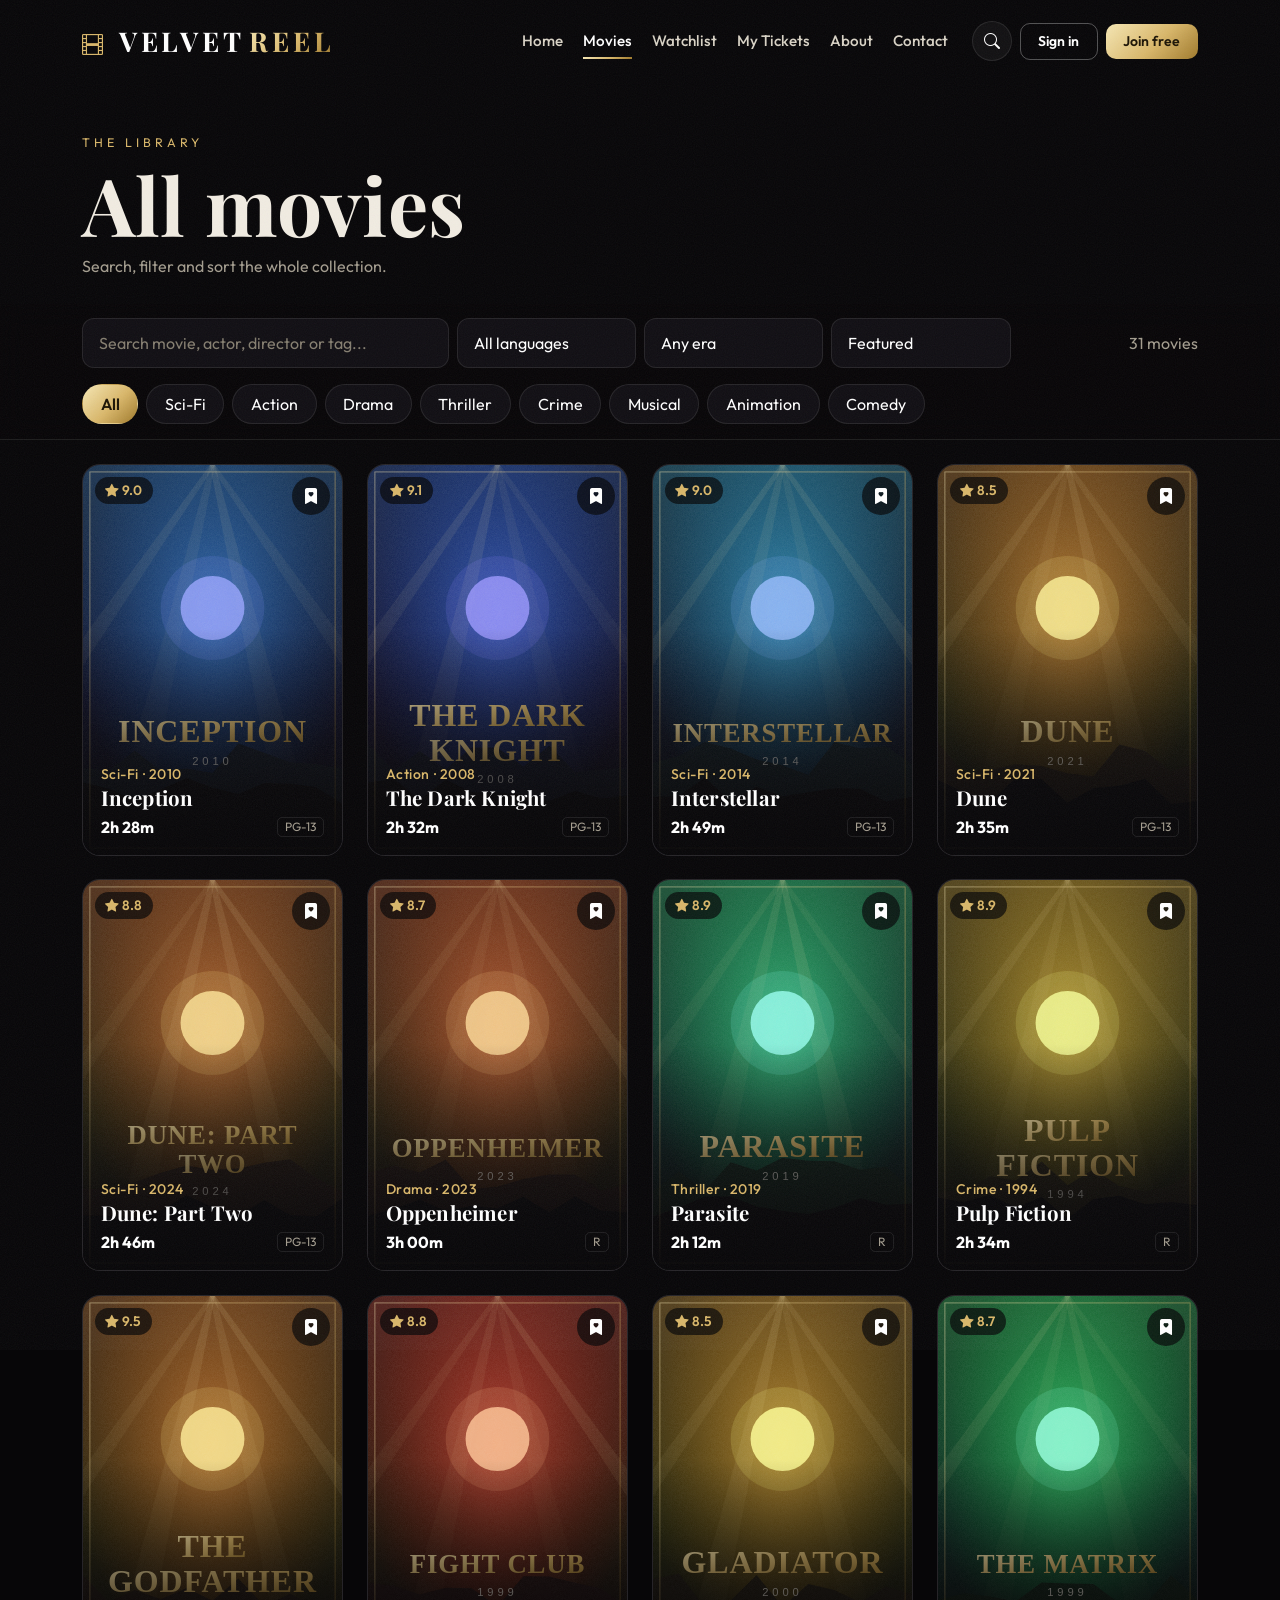
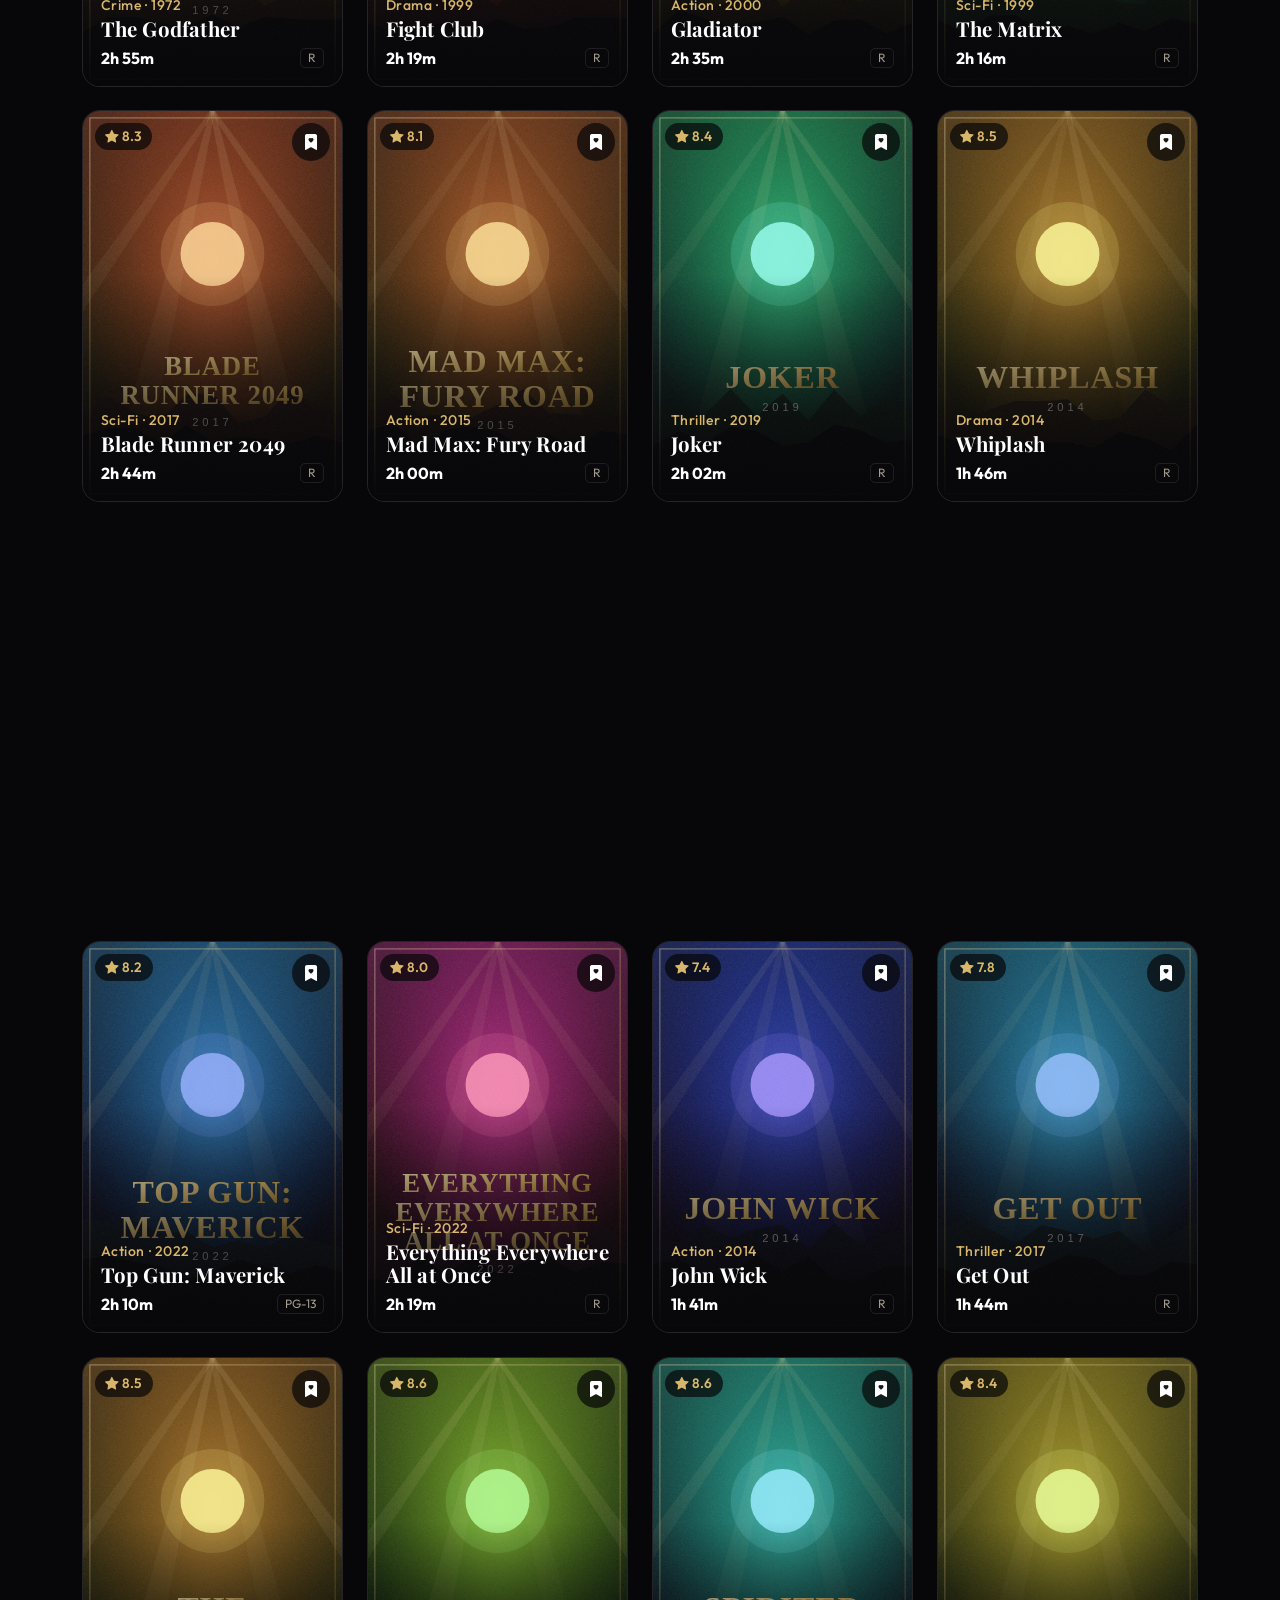
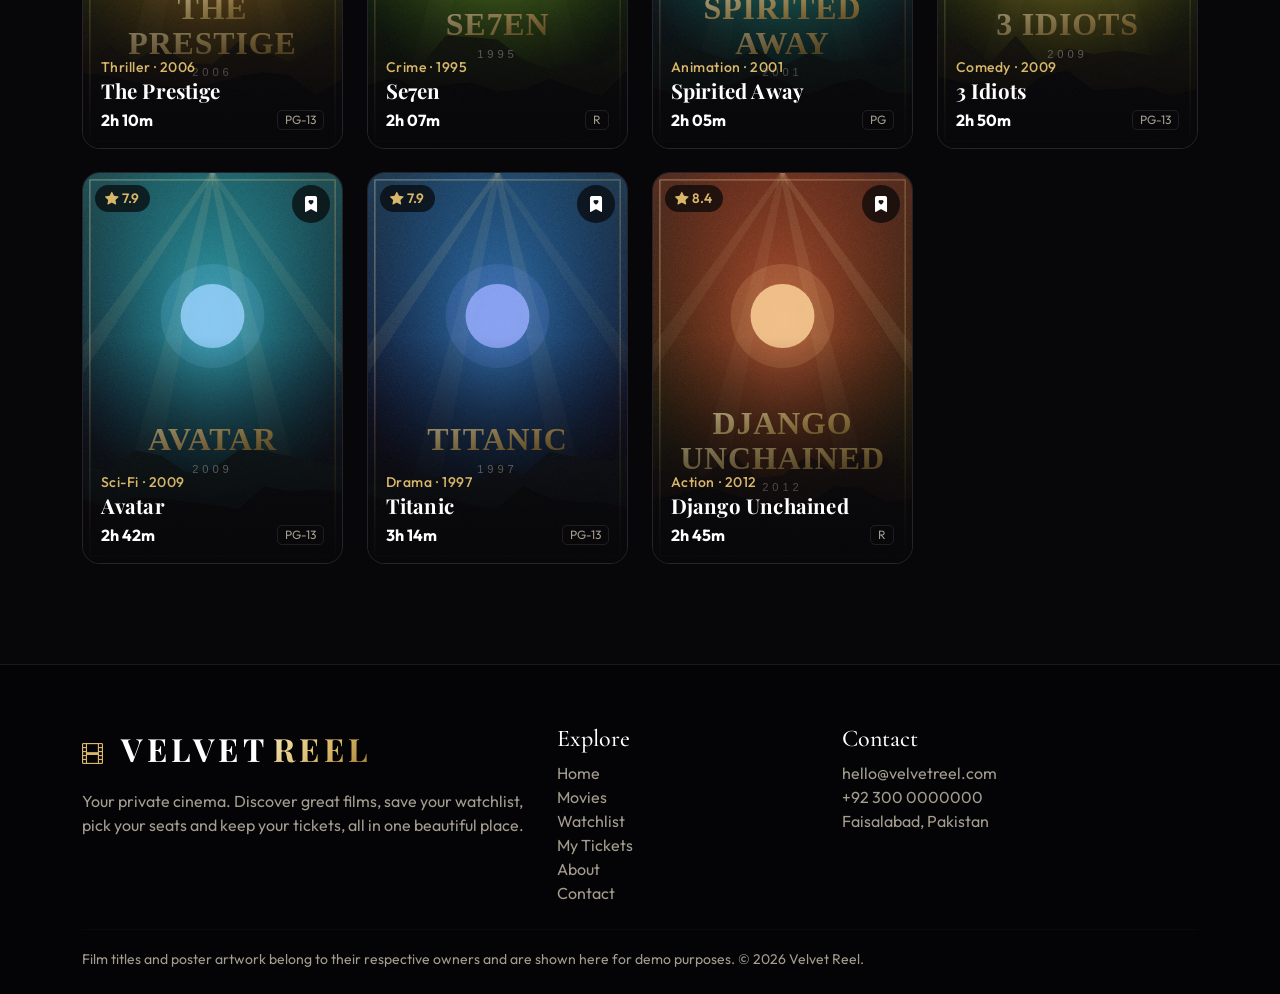
<file: movies.html>
<!DOCTYPE html><html lang="en" data-bs-theme="dark"><head><meta charset="UTF-8"><meta name="viewport" content="width=device-width,initial-scale=1"><meta name="theme-color" content="#070608"><meta name="description" content="Velvet Reel - a luxury cinema experience. Discover films, save your watchlist and book your seats."><title>Movies | Velvet Reel</title><link href="https://cdn.jsdelivr.net/npm/bootstrap@5.3.3/dist/css/bootstrap.min.css" rel="stylesheet"><link href="https://cdn.jsdelivr.net/npm/bootstrap-icons@1.11.3/font/bootstrap-icons.min.css" rel="stylesheet"><link rel="preconnect" href="https://fonts.googleapis.com"><link rel="preconnect" href="https://fonts.gstatic.com" crossorigin><link href="https://fonts.googleapis.com/css2?family=Cormorant+Garamond:ital,wght@0,500;0,600;1,500&family=Outfit:wght@400;500;600&family=Playfair+Display:wght@600;700&display=swap" rel="stylesheet"><link rel="icon" href="data:image/svg+xml,%3Csvg xmlns='http://www.w3.org/2000/svg' viewBox='0 0 100 100'%3E%3Crect width='100' height='100' rx='22' fill='%23070608'/%3E%3Ctext x='50' y='68' font-size='58' text-anchor='middle'%3E%F0%9F%8E%AC%3C/text%3E%3C/svg%3E"><link href="css/style.css" rel="stylesheet"></head><body class="inner"><div id="nav"></div>

<section class="phead"><div class="container"><span class="eyebrow rv">The library</span><h1 class="rv">All movies</h1><p class="mu">Search, filter and sort the whole collection.</p></div></section>
<div class="fbar"><div class="container"><div class="row g-2 align-items-center"><div class="col-lg-4"><input id="q" class="form-control" placeholder="Search movie, actor, director or tag..."></div><div class="col-6 col-lg-2"><select id="lg" class="form-select"><option value="">All languages</option></select></div><div class="col-6 col-lg-2"><select id="dc" class="form-select"><option value="">Any era</option><option value="2020">2020s</option><option value="2010">2010s</option><option value="2000">2000s</option><option value="1990">1990s</option><option value="1900">Before 1990</option></select></div><div class="col-6 col-lg-2"><select id="s" class="form-select"><option value="0">Featured</option><option value="1">Top rated</option><option value="2">Newest</option><option value="3">Oldest</option><option value="4">Longest</option><option value="5">Shortest</option></select></div><div class="col-6 col-lg-2 text-lg-end mu" id="cnt"></div></div><div class="d-flex flex-wrap gap-2 mt-3" id="chips"></div></div></div>
<section class="sec pt-4"><div class="container"><div class="row g-3 g-lg-4" id="grid"></div></div></section>
<div id="foot"></div><script src="https://cdn.jsdelivr.net/npm/bootstrap@5.3.3/dist/js/bootstrap.bundle.min.js"></script><script src="js/config.js"></script><script src="js/data.js"></script><script src="js/main.js"></script><script>

const P=new URLSearchParams(location.search);
const gs=['All',...new Set(M.map(x=>x.g))];let gen=P.get('g')||'All';if(!gs.includes(gen))gen='All';
$('#q').value=P.get('q')||'';
$('#lg').innerHTML+=[...new Set(M.map(x=>x.lang))].map(l=>`<option>${l}</option>`).join('');
function chips(){$('#chips').innerHTML=gs.map(x=>`<button class="chip ${x==gen?'on':''}" data-g="${x}">${x}</button>`).join('')}
$('#chips').onclick=e=>{const b=e.target.closest('.chip');if(b){gen=b.dataset.g;chips();draw()}};
function draw(){
  const q=$('#q').value.toLowerCase().trim(),l=$('#lg').value,d=$('#dc').value,s=$('#s').value;
  let a=M.filter(x=>(gen=='All'||x.g==gen)&&(!l||x.lang==l)&&(!d||(d=='1900'?x.y<1990:(x.y>=+d&&x.y<+d+10)))&&(x.n+' '+x.dir+' '+x.cast.join(' ')+' '+x.tg.join(' ')+' '+x.g+' '+x.y).toLowerCase().includes(q));
  const so={1:(x,y)=>y.r-x.r,2:(x,y)=>y.y-x.y,3:(x,y)=>x.y-y.y,4:(x,y)=>y.rt-x.rt,5:(x,y)=>x.rt-y.rt};if(so[s])a.sort(so[s]);
  $('#cnt').textContent=a.length+' movie'+(a.length==1?'':'s');
  $('#grid').innerHTML=a.length?a.map(col).join(''):'<p class="empty">No movies match. Try another search or filter.</p>';reveal();
}
$('#q').oninput=$('#lg').onchange=$('#dc').onchange=$('#s').onchange=draw;chips();draw();

</script></body></html>
</file>
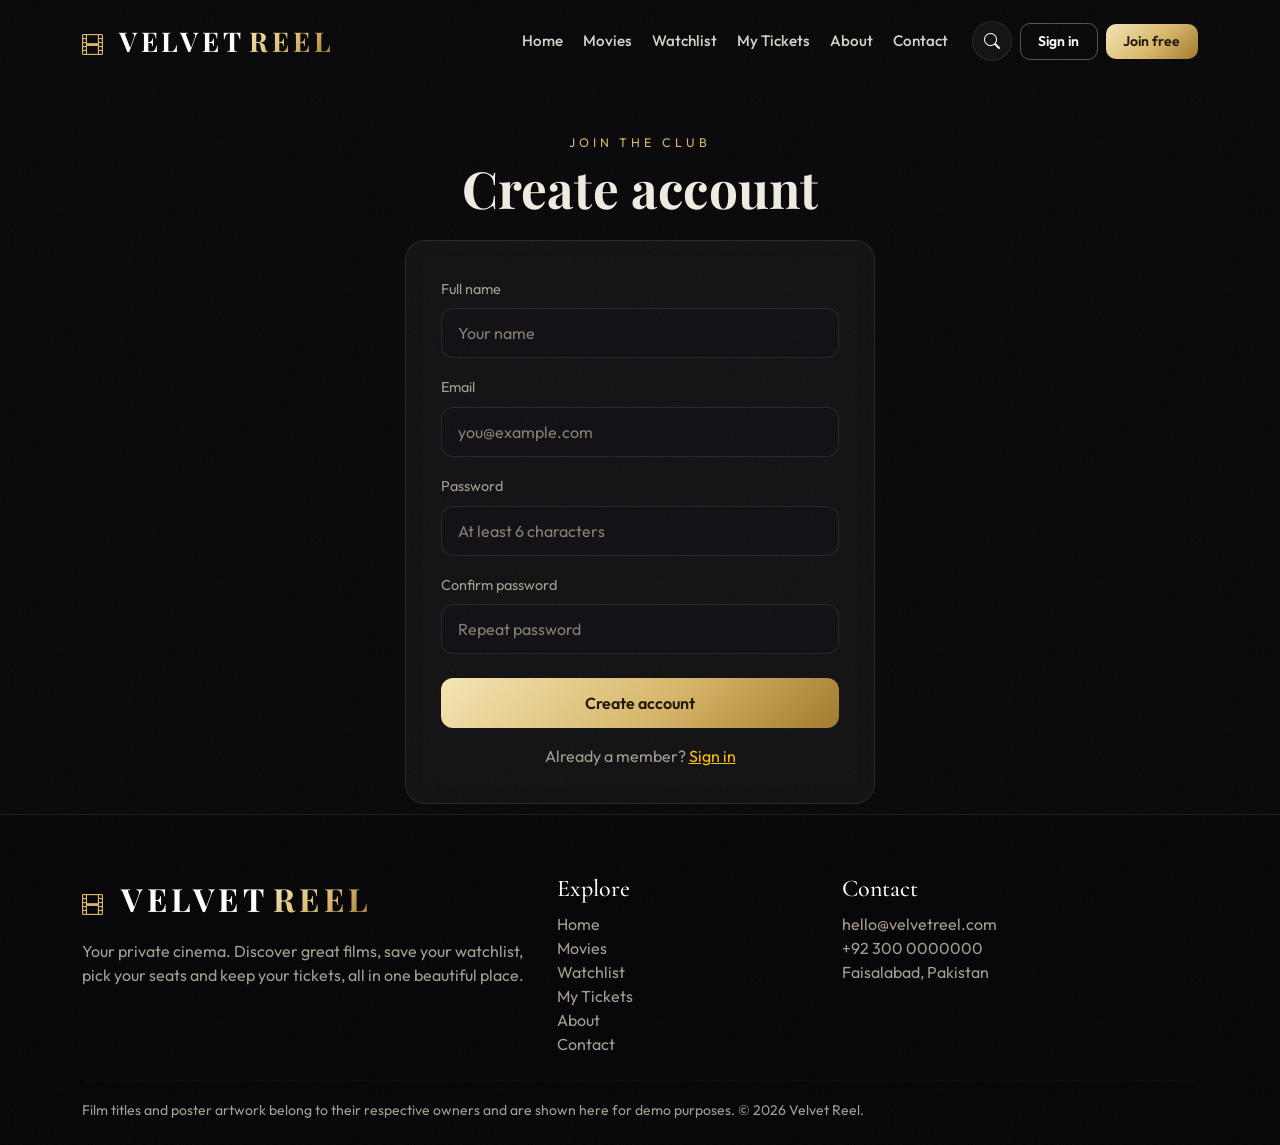
<file: signup.html>
<!DOCTYPE html><html lang="en" data-bs-theme="dark"><head><meta charset="UTF-8"><meta name="viewport" content="width=device-width,initial-scale=1"><meta name="theme-color" content="#070608"><meta name="description" content="Velvet Reel - a luxury cinema experience. Discover films, save your watchlist and book your seats."><title>Join free | Velvet Reel</title><link href="https://cdn.jsdelivr.net/npm/bootstrap@5.3.3/dist/css/bootstrap.min.css" rel="stylesheet"><link href="https://cdn.jsdelivr.net/npm/bootstrap-icons@1.11.3/font/bootstrap-icons.min.css" rel="stylesheet"><link rel="preconnect" href="https://fonts.googleapis.com"><link rel="preconnect" href="https://fonts.gstatic.com" crossorigin><link href="https://fonts.googleapis.com/css2?family=Cormorant+Garamond:ital,wght@0,500;0,600;1,500&family=Outfit:wght@400;500;600&family=Playfair+Display:wght@600;700&display=swap" rel="stylesheet"><link rel="icon" href="data:image/svg+xml,%3Csvg xmlns='http://www.w3.org/2000/svg' viewBox='0 0 100 100'%3E%3Crect width='100' height='100' rx='22' fill='%23070608'/%3E%3Ctext x='50' y='68' font-size='58' text-anchor='middle'%3E%F0%9F%8E%AC%3C/text%3E%3C/svg%3E"><link href="css/style.css" rel="stylesheet"></head><body class="inner"><div id="nav"></div>

<section class="phead"><div class="container"><div class="auth rv"><span class="eyebrow text-center">Join the club</span><h1 class="text-center" style="font-size:clamp(2.2rem,5vw,3.2rem)">Create account</h1><form id="f" class="box mt-4 needs-validation" novalidate><div class="alert alert-danger py-2 d-none" id="err"></div><div class="mb-3"><label class="form-label" for="n">Full name</label><input id="n" class="form-control" placeholder="Your name" required></div><div class="mb-3"><label class="form-label" for="e">Email</label><input id="e" type="email" class="form-control" placeholder="you@example.com" required></div><div class="mb-3"><label class="form-label" for="p">Password</label><input id="p" type="password" minlength="6" class="form-control" placeholder="At least 6 characters" required></div><div class="mb-4"><label class="form-label" for="p2">Confirm password</label><input id="p2" type="password" class="form-control" placeholder="Repeat password" required></div><button class="btn btn-gold w-100">Create account</button><p class="mu text-center mt-3 mb-0">Already a member? <a href="login.html" id="go" class="text-warning">Sign in</a></p></form></div></div></section>
<div id="foot"></div><script src="https://cdn.jsdelivr.net/npm/bootstrap@5.3.3/dist/js/bootstrap.bundle.min.js"></script><script src="js/config.js"></script><script src="js/data.js"></script><script src="js/main.js"></script><script>
const next=(()=>{const n=new URLSearchParams(location.search).get('next')||'';return /^[a-z0-9-]+\.html(\?[\w=&%.-]*)?$/i.test(n)?n:'index.html'})();
if(U())location.replace(next);
function showErr(t){const x=$('#err');x.textContent=t;x.classList.remove('d-none')}

$('#go').href='login.html'+location.search;
$('#f').onsubmit=async e=>{e.preventDefault();const f=e.target;if(!f.checkValidity()){f.classList.add('was-validated');return}
  if($('#p').value!==$('#p2').value){showErr('Passwords do not match.');return}
  const em=$('#e').value.trim().toLowerCase(),us=LS.get('vr_users',[]);
  if(us.some(x=>x.email==em)){showErr('An account with this email already exists.');return}
  const name=$('#n').value.trim();us.push({name,email:em,pw:await sha($('#p').value)});LS.set('vr_users',us);
  LS.set('vr_user',{name,email:em});toast('Welcome, '+name.split(' ')[0]+'!');setTimeout(()=>location.href=next,600)};
reveal();

</script></body></html>
</file>
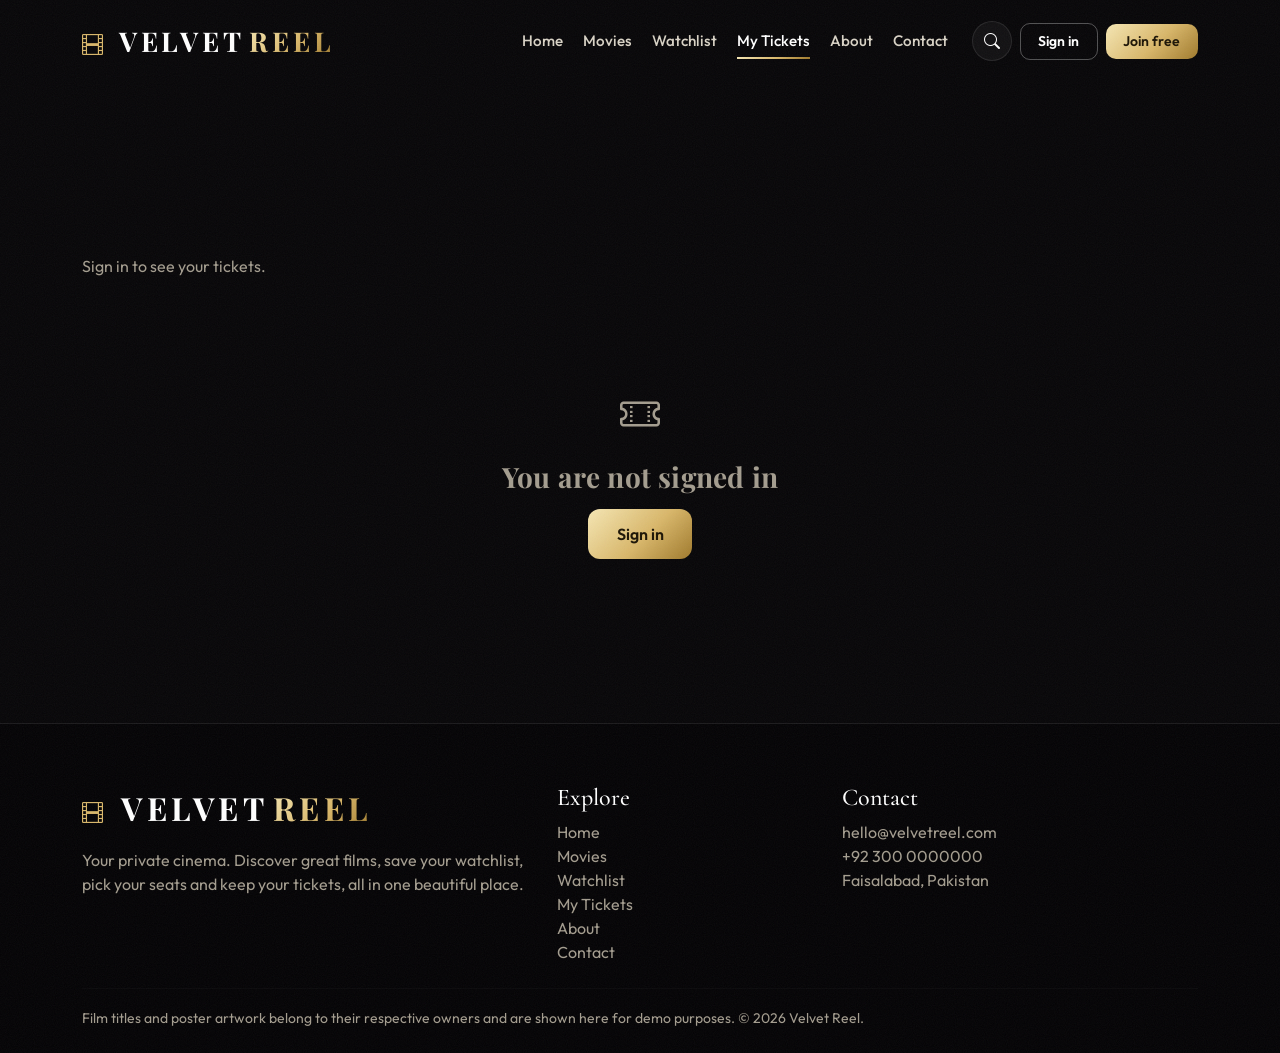
<file: tickets.html>
<!DOCTYPE html><html lang="en" data-bs-theme="dark"><head><meta charset="UTF-8"><meta name="viewport" content="width=device-width,initial-scale=1"><meta name="theme-color" content="#070608"><meta name="description" content="Velvet Reel - a luxury cinema experience. Discover films, save your watchlist and book your seats."><title>My tickets | Velvet Reel</title><link href="https://cdn.jsdelivr.net/npm/bootstrap@5.3.3/dist/css/bootstrap.min.css" rel="stylesheet"><link href="https://cdn.jsdelivr.net/npm/bootstrap-icons@1.11.3/font/bootstrap-icons.min.css" rel="stylesheet"><link rel="preconnect" href="https://fonts.googleapis.com"><link rel="preconnect" href="https://fonts.gstatic.com" crossorigin><link href="https://fonts.googleapis.com/css2?family=Cormorant+Garamond:ital,wght@0,500;0,600;1,500&family=Outfit:wght@400;500;600&family=Playfair+Display:wght@600;700&display=swap" rel="stylesheet"><link rel="icon" href="data:image/svg+xml,%3Csvg xmlns='http://www.w3.org/2000/svg' viewBox='0 0 100 100'%3E%3Crect width='100' height='100' rx='22' fill='%23070608'/%3E%3Ctext x='50' y='68' font-size='58' text-anchor='middle'%3E%F0%9F%8E%AC%3C/text%3E%3C/svg%3E"><link href="css/style.css" rel="stylesheet"></head><body class="inner"><div id="nav"></div>

<section class="phead"><div class="container"><span class="eyebrow rv">Your bookings</span><h1 class="rv">My tickets</h1><p class="mu" id="sum"></p></div></section>
<section class="sec pt-3"><div class="container"><div class="row g-4" id="tl"></div></div></section>
<div id="foot"></div><script src="https://cdn.jsdelivr.net/npm/bootstrap@5.3.3/dist/js/bootstrap.bundle.min.js"></script><script src="js/config.js"></script><script src="js/data.js"></script><script src="js/main.js"></script><script>

function fd(d){return new Date(d+'T00:00:00').toLocaleDateString('en-GB',{weekday:'short',day:'numeric',month:'short',year:'numeric'})}
function render(){
  const u=U();
  if(!u){$('#sum').textContent='Sign in to see your tickets.';$('#tl').innerHTML='<div class="empty"><i class="bi bi-ticket-perforated fs-1"></i><h3 class="mt-3">You are not signed in</h3><a class="btn btn-gold mt-2" href="login.html?next=tickets.html">Sign in</a></div>';return}
  const a=TK().filter(t=>t.user==u.email);
  $('#sum').textContent=a.length?a.length+' booking'+(a.length>1?'s':'')+' \u00b7 '+money(a.reduce((s,t)=>s+t.total,0))+' in total':'Book a movie and your tickets will appear here.';
  $('#tl').innerHTML=a.length?a.map(t=>{const m=M.find(x=>x.id==t.mid);if(!m)return'';return`<div class="col-12 col-xl-6 rv"><div class="tkt"><div>${pic(m,'p','')}</div><div class="mid"><small>Now showing</small><h3 class="mb-2">${esc(m.n)}</h3><div class="row g-2 mb-3"><div class="col-6"><small>Date</small>${fd(t.date)}</div><div class="col-6"><small>Time</small>${t.time}</div><div class="col-6"><small>Seats</small>${t.seats.join(', ')}</div><div class="col-6"><small>Paid</small>${money(t.total)}</div></div><button class="btn btn-line btn-sm" data-c="${t.id}"><i class="bi bi-x-circle"></i> Cancel booking</button></div><div class="stub">${barcode(t.id)}<b style="letter-spacing:.2em">${t.id}</b><small>Admit ${t.seats.length}</small></div></div></div>`}).join(''):'<div class="empty"><i class="bi bi-ticket-perforated fs-1"></i><h3 class="mt-3">No tickets yet</h3><a class="btn btn-gold mt-2" href="movies.html">Find a movie</a></div>';
  reveal();
}
$('#tl').onclick=e=>{const b=e.target.closest('[data-c]');if(!b)return;if(!confirm('Cancel this booking?'))return;const id=b.dataset.c,t=TK().find(x=>x.id==id);if(!t)return;LS.set('vr_tickets',TK().filter(x=>x.id!=id));const bk=LS.get('vr_booked',{}),k=[t.mid,t.date,t.time].join('|');if(bk[k]){bk[k]=bk[k].filter(s=>!t.seats.includes(s));LS.set('vr_booked',bk)}toast('Booking cancelled');updBadge();render()};
render();

</script></body></html>
</file>
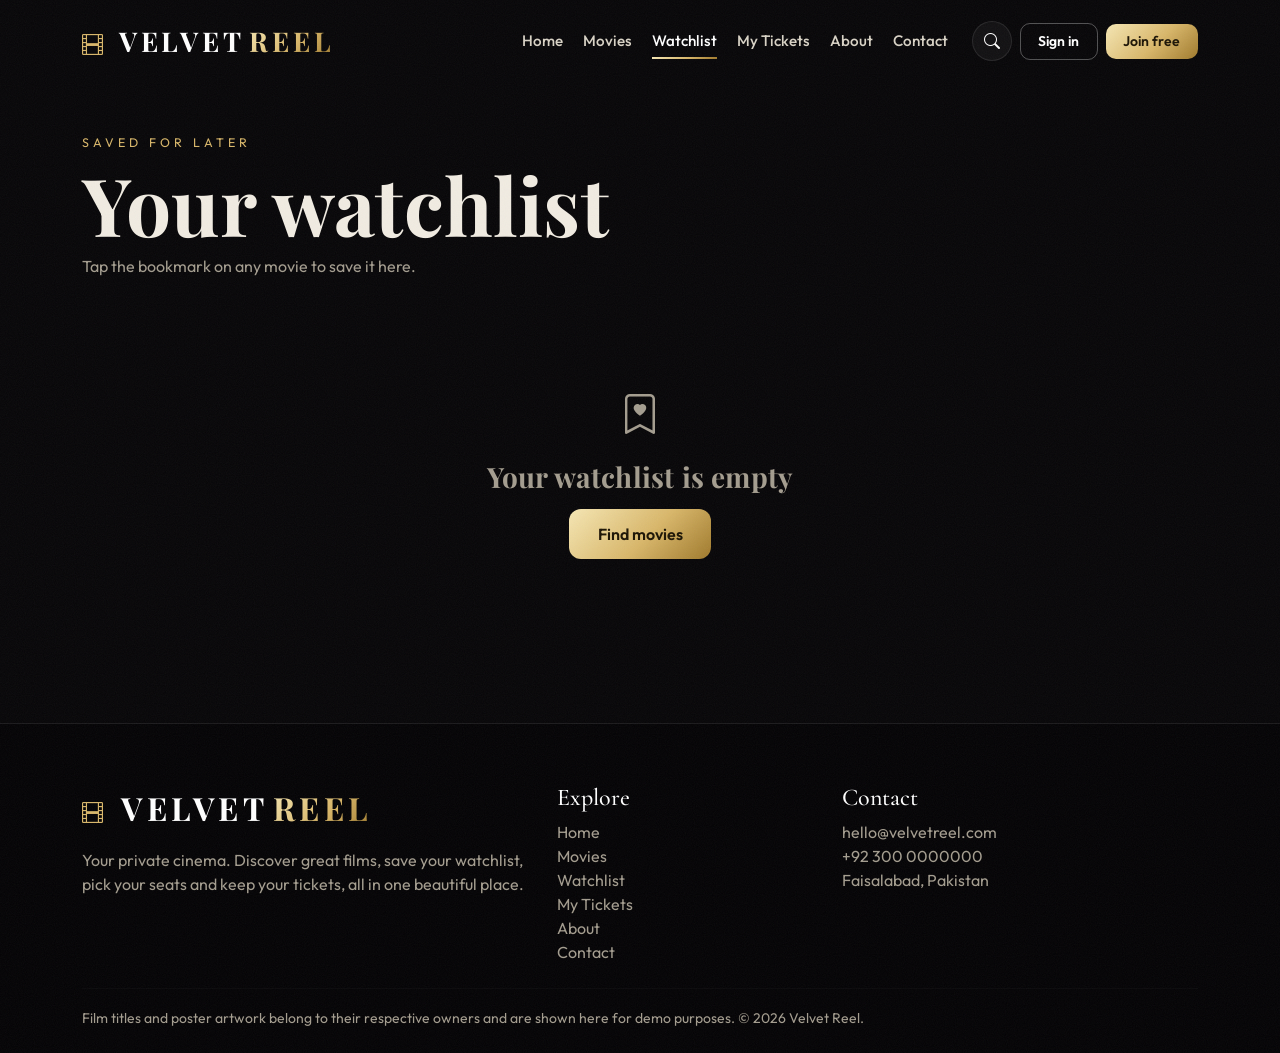
<file: watchlist.html>
<!DOCTYPE html><html lang="en" data-bs-theme="dark"><head><meta charset="UTF-8"><meta name="viewport" content="width=device-width,initial-scale=1"><meta name="theme-color" content="#070608"><meta name="description" content="Velvet Reel - a luxury cinema experience. Discover films, save your watchlist and book your seats."><title>Watchlist | Velvet Reel</title><link href="https://cdn.jsdelivr.net/npm/bootstrap@5.3.3/dist/css/bootstrap.min.css" rel="stylesheet"><link href="https://cdn.jsdelivr.net/npm/bootstrap-icons@1.11.3/font/bootstrap-icons.min.css" rel="stylesheet"><link rel="preconnect" href="https://fonts.googleapis.com"><link rel="preconnect" href="https://fonts.gstatic.com" crossorigin><link href="https://fonts.googleapis.com/css2?family=Cormorant+Garamond:ital,wght@0,500;0,600;1,500&family=Outfit:wght@400;500;600&family=Playfair+Display:wght@600;700&display=swap" rel="stylesheet"><link rel="icon" href="data:image/svg+xml,%3Csvg xmlns='http://www.w3.org/2000/svg' viewBox='0 0 100 100'%3E%3Crect width='100' height='100' rx='22' fill='%23070608'/%3E%3Ctext x='50' y='68' font-size='58' text-anchor='middle'%3E%F0%9F%8E%AC%3C/text%3E%3C/svg%3E"><link href="css/style.css" rel="stylesheet"></head><body class="inner"><div id="nav"></div>

<section class="phead"><div class="container"><span class="eyebrow rv">Saved for later</span><h1 class="rv">Your watchlist</h1><p class="mu" id="sum"></p></div></section>
<section class="sec pt-3"><div class="container"><div class="row g-3 g-lg-4" id="wl"></div></div></section>
<div id="foot"></div><script src="https://cdn.jsdelivr.net/npm/bootstrap@5.3.3/dist/js/bootstrap.bundle.min.js"></script><script src="js/config.js"></script><script src="js/data.js"></script><script src="js/main.js"></script><script>

function render(){
  const a=M.filter(x=>W().includes(x.id));
  $('#wl').innerHTML=a.length?a.map(col).join(''):'<div class="empty"><i class="bi bi-bookmark-heart fs-1"></i><h3 class="mt-3">Your watchlist is empty</h3><a class="btn btn-gold mt-2" href="movies.html">Find movies</a></div>';
  const t=a.reduce((s,x)=>s+x.rt,0);
  $('#sum').textContent=a.length?a.length+' movie'+(a.length>1?'s':'')+' saved \u00b7 '+Math.floor(t/60)+'h '+(t%60)+'m of cinema':'Tap the bookmark on any movie to save it here.';
  reveal();
}
window.onW=render;render();

</script></body></html>
</file>
<file: css/style.css>
/* =====================================================================
   Velvet Reel — luxury cinema theme (black + gold, glass, serif display)
   ===================================================================== */
:root{--bg:#070608;--bg2:#0d0b0f;--card:#100e13;--glass:rgba(255,255,255,.045);--line:rgba(255,255,255,.09);--gold:#d9b76a;--gold2:#f3dfa2;--gold3:#9c7629;--wine:#8b1e3f;--tx:#f1ece2;--mu:#a49d8f;--gg:linear-gradient(135deg,#f6e7b4,#d9b76a 55%,#a07a2c)}
*{-webkit-tap-highlight-color:transparent}
html{scroll-behavior:smooth}
body{font-family:'Outfit',sans-serif;background:var(--bg);color:var(--tx);overflow-x:hidden;-webkit-font-smoothing:antialiased}
body.inner{padding-top:84px}
body::before{content:"";position:fixed;inset:-50%;z-index:9998;pointer-events:none;opacity:.055;background-image:url("data:image/svg+xml,%3Csvg xmlns='http://www.w3.org/2000/svg' width='220' height='220'%3E%3Cfilter id='n'%3E%3CfeTurbulence type='fractalNoise' baseFrequency='.9' numOctaves='2' stitchTiles='stitch'/%3E%3C/filter%3E%3Crect width='100%25' height='100%25' filter='url(%23n)'/%3E%3C/svg%3E");animation:grain 1.2s steps(6) infinite}
@keyframes grain{0%{transform:translate(0,0)}20%{transform:translate(-4%,3%)}40%{transform:translate(3%,-5%)}60%{transform:translate(-5%,-2%)}80%{transform:translate(4%,5%)}100%{transform:translate(0,0)}}
h1,h2,h3,h4,.brand{font-family:'Playfair Display',serif;font-weight:700;letter-spacing:.2px}
h1{font-size:clamp(2.5rem,6.4vw,5rem);line-height:1.04}
h2{font-size:clamp(1.9rem,4vw,2.9rem)}
h5{font-family:'Cormorant Garamond',serif;font-size:1.5rem;color:#fff}
a{color:inherit}
.mu{color:var(--mu)}
.it{font-family:'Cormorant Garamond',serif;font-style:italic;color:var(--gold);font-size:1.25rem}
.sec{padding:clamp(56px,8vw,100px) 0}
.eyebrow{display:block;font-size:.78rem;letter-spacing:.32em;text-transform:uppercase;color:var(--gold);margin-bottom:.6rem}
.gold-t{background:var(--gg);-webkit-background-clip:text;background-clip:text;color:transparent}
.grid-bg{background-image:linear-gradient(var(--line) 1px,transparent 1px),linear-gradient(90deg,var(--line) 1px,transparent 1px);background-size:56px 56px;-webkit-mask-image:linear-gradient(180deg,transparent,#000 25%,#000 75%,transparent);mask-image:linear-gradient(180deg,transparent,#000 25%,#000 75%,transparent)}
#sprog{position:fixed;top:0;left:0;height:2px;width:0;z-index:1100;background:var(--gg);box-shadow:0 0 10px var(--gold)}
/* nav */
.vr-nav{padding:1rem 0;transition:.4s}
.vr-nav.solid{background:rgba(7,6,8,.82);-webkit-backdrop-filter:blur(16px);backdrop-filter:blur(16px);padding:.5rem 0;border-bottom:1px solid var(--line)}
.brand{font-size:1.7rem;color:#fff!important;text-decoration:none;letter-spacing:.14em}
.brand i{color:var(--gold);font-size:1.3rem;margin-right:.2rem}
.brand span{background:var(--gg);-webkit-background-clip:text;background-clip:text;color:transparent;margin-left:.3rem}
.vr-nav .nav-link{position:relative;color:#d9d3c6!important;font-weight:500;font-size:.95rem}
.vr-nav .nav-link::after{content:"";position:absolute;left:.5rem;right:.5rem;bottom:2px;height:2px;background:var(--gg);transform:scaleX(0);transform-origin:left;transition:transform .35s}
.vr-nav .nav-link:hover::after,.vr-nav .nav-link.active::after{transform:scaleX(1)}
.vr-nav .nav-link.active{color:#fff!important}
.wc{display:inline-grid;place-items:center;min-width:20px;height:20px;border-radius:10px;background:var(--gold);color:#221a05;font-size:.72rem;font-weight:700;margin-left:5px;padding:0 5px}
.sbtn{width:40px;height:40px;border-radius:50%;border:1px solid var(--line);background:var(--glass);color:#fff;display:grid;place-items:center;transition:.3s}
.sbtn:hover{border-color:var(--gold);color:var(--gold);transform:scale(1.08)}
.usr{color:var(--gold2);font-size:.92rem;white-space:nowrap}
@media(max-width:991px){.vr-nav .navbar-collapse{background:rgba(7,6,8,.96);border:1px solid var(--line);border-radius:16px;padding:1rem 1.2rem;margin-top:.6rem}}
/* buttons */
.btn-gold{position:relative;overflow:hidden;border:0;border-radius:12px;padding:.8rem 1.8rem;font-weight:600;color:#1c1405;background:var(--gg);transition:transform .3s,box-shadow .3s}
.btn-gold::before{content:"";position:absolute;top:0;left:-80%;width:50%;height:100%;background:linear-gradient(100deg,transparent,rgba(255,255,255,.7),transparent);transform:skewX(-20deg);transition:left .7s}
.btn-gold:hover{transform:translateY(-3px);box-shadow:0 14px 34px -10px rgba(217,183,106,.85);color:#1c1405}.btn-gold:hover::before{left:140%}
.btn-gold.btn-sm{padding:.45rem 1.1rem;border-radius:10px}
.btn-gold:disabled{opacity:.45;transform:none;box-shadow:none;cursor:not-allowed}
.btn-line{border:1.5px solid rgba(255,255,255,.3);color:#fff;border-radius:12px;padding:.8rem 1.8rem;font-weight:600;background:transparent;transition:.3s}
.btn-line.btn-sm{padding:.45rem 1.1rem;border-radius:10px}
.btn-line:hover{border-color:var(--gold);color:var(--gold);transform:translateY(-3px)}
.btn-line.on{border-color:var(--gold);color:var(--gold);background:rgba(217,183,106,.08)}
.btn-glass{border:1px solid var(--line);color:#fff;border-radius:12px;padding:.8rem 1.6rem;font-weight:600;background:var(--glass);-webkit-backdrop-filter:blur(10px);backdrop-filter:blur(10px);transition:.3s}
.btn-glass:hover{border-color:var(--gold);color:var(--gold2);transform:translateY(-3px)}
/* hero */
.hero{position:relative;height:100vh;min-height:640px;overflow:hidden}
.hero::before{content:"";position:absolute;inset:0;z-index:2;pointer-events:none;background:radial-gradient(520px circle at var(--sx,72%) var(--sy,30%),rgba(243,223,162,.14),transparent 60%)}
.slide{position:absolute;inset:0;opacity:0;visibility:hidden;transition:opacity 1.2s,visibility 1.2s}
.slide.on{opacity:1;visibility:visible}
.slide .bg{position:absolute;inset:0;width:100%;height:100%;object-fit:cover}
.slide .bg.pf,.gh>.bg.pf{filter:blur(22px) saturate(1.15);transform:scale(1.25)}
.slide.on .bg:not(.pf){animation:kb 9s ease-out both}
@keyframes kb{from{transform:scale(1.02)}to{transform:scale(1.14)}}
.slide::after{content:"";position:absolute;inset:0;background:linear-gradient(90deg,rgba(7,6,8,.96) 0%,rgba(7,6,8,.6) 50%,rgba(7,6,8,.25) 100%),linear-gradient(0deg,var(--bg) 0%,transparent 38%)}
.slide .txt{position:absolute;z-index:3;left:0;right:0;bottom:21%}
.slide.on .txt>*{animation:up .9s both}.slide.on .txt>*:nth-child(2){animation-delay:.12s}.slide.on .txt>*:nth-child(3){animation-delay:.24s}.slide.on .txt>*:nth-child(4){animation-delay:.36s}
@keyframes up{from{opacity:0;transform:translateY(34px)}}
.hp{position:absolute;z-index:3;right:12%;top:50%;width:min(24vw,330px);aspect-ratio:2/3;transform:translateY(-58%);border-radius:18px;overflow:hidden;border:1px solid rgba(217,183,106,.65);box-shadow:0 40px 80px -20px #000,0 0 90px -20px rgba(217,183,106,.5)}
.hp img{width:100%;height:100%;object-fit:cover}
.slide.on .hp{animation:hpin 1.2s .2s both,fl 7s 1.4s ease-in-out infinite alternate}
@keyframes hpin{from{opacity:0;transform:translateY(-52%) rotate(4deg) scale(.94)}}
@keyframes fl{from{translate:0 0}to{translate:0 -14px}}
.pill{display:inline-block;padding:.25rem .85rem;border-radius:50px;font-size:.85rem;font-weight:500;background:rgba(217,183,106,.12);border:1px solid rgba(217,183,106,.5);color:var(--gold2);margin:0 .4rem .4rem 0}
.stars{color:var(--gold);font-weight:600}
.thumbs{position:absolute;z-index:4;right:4%;bottom:7%;display:flex;gap:.7rem}
.thumbs button{width:70px;height:100px;border:2px solid transparent;border-radius:12px;overflow:hidden;padding:0;background:#000;opacity:.5;transition:.4s;position:relative}
.thumbs button img{width:100%;height:100%;object-fit:cover}
.thumbs button:hover,.thumbs button.on{opacity:1;border-color:var(--gold);transform:translateY(-8px)}
.prog{position:absolute;z-index:4;left:0;bottom:0;height:3px;width:0;background:var(--gg)}
.prog.run{animation:pg 6s linear both}@keyframes pg{to{width:100%}}
@media(max-width:991px){.hp{display:none}}
@media(max-width:768px){.thumbs{display:none}.slide .txt{bottom:14%}}
/* marquee */
.mq{overflow:hidden;border-block:1px solid var(--line);background:var(--bg2);padding:.9rem 0;white-space:nowrap}
.mq div{display:inline-block;animation:mq 40s linear infinite}.mq:hover div{animation-play-state:paused}
.mq span{font-family:'Cormorant Garamond',serif;font-size:1.5rem;font-style:italic;color:var(--mu);margin:0 1.4rem}.mq i{color:var(--gold);font-style:normal;font-size:.9rem}
@keyframes mq{to{transform:translateX(-50%)}}
/* movie card */
.gc{position:relative;display:block;aspect-ratio:2/3;border-radius:18px;overflow:hidden;background:var(--card);border:1px solid var(--line);text-decoration:none;color:#fff;transform:perspective(900px) rotateX(var(--rx,0)) rotateY(var(--ry,0));transition:transform .25s ease-out,box-shadow .4s,border-color .4s}
.gc:hover{border-color:var(--gold);box-shadow:0 30px 60px -25px rgba(217,183,106,.6),0 0 0 1px rgba(217,183,106,.5);color:#fff}
.gc .art,.gc .ph{position:absolute;inset:0;width:100%;height:100%;object-fit:cover}
.gc .ph{transition:transform 1s cubic-bezier(.2,.8,.2,1)}.gc:hover .ph{transform:scale(1.1)}
.gc .gl{position:absolute;inset:0;background:radial-gradient(circle at var(--mx,50%) var(--my,50%),rgba(255,240,200,.24),transparent 45%);opacity:0;transition:.3s;pointer-events:none}.gc:hover .gl{opacity:1}
.gc::after{content:"";position:absolute;inset:0;background:linear-gradient(180deg,transparent 42%,rgba(7,6,8,.97) 100%);pointer-events:none}
.gc .rt{position:absolute;z-index:3;top:12px;left:12px;padding:.2rem .65rem;border-radius:50px;font-size:.85rem;font-weight:600;background:rgba(7,6,8,.7);-webkit-backdrop-filter:blur(6px);backdrop-filter:blur(6px);color:var(--gold)}
.hb{position:absolute;z-index:3;top:12px;right:12px;width:38px;height:38px;border-radius:50%;display:grid;place-items:center;background:rgba(7,6,8,.7);-webkit-backdrop-filter:blur(6px);backdrop-filter:blur(6px);color:#fff;cursor:pointer;transition:.3s}
.hb:hover{transform:scale(1.15)}.hb.on{color:var(--gold);background:rgba(217,183,106,.2)}
.gc .inf{position:absolute;z-index:3;left:0;right:0;bottom:0;padding:1rem 1.1rem}
.gc .inf small{color:var(--gold);font-weight:500;letter-spacing:.04em}
.gc h3{font-size:1.28rem;margin:.1rem 0 .3rem;line-height:1.12}
.gc .pl{font-size:.75rem;color:var(--mu);border:1px solid var(--line);padding:0 .45rem;border-radius:5px}
.gc .mo{max-height:0;opacity:0;overflow:hidden;font-size:.84rem;color:#dcd6c8;transition:.5s}
.gc:hover .mo{max-height:84px;opacity:1;margin-top:.5rem}
@media(hover:none){.gc .mo{display:none}}
.rail{display:flex;gap:1.1rem;overflow-x:auto;scroll-snap-type:x proximity;padding:.6rem .2rem 1.2rem;scrollbar-width:thin;scrollbar-color:var(--gold3) transparent}
.rail>.gc{flex:0 0 clamp(170px,19vw,235px);scroll-snap-align:start}
/* blocks */
.genre{position:relative;display:flex;align-items:flex-end;height:150px;padding:1.2rem;border-radius:18px;overflow:hidden;text-decoration:none;color:#fff;background:linear-gradient(135deg,var(--c1),var(--c2));border:1px solid var(--line);transition:.4s}
.genre i{position:absolute;right:-8px;top:-10px;font-size:5.5rem;opacity:.28;transition:.5s}
.genre:hover{transform:translateY(-8px);border-color:var(--gold);box-shadow:0 24px 40px -22px var(--c1);color:#fff}.genre:hover i{transform:scale(1.25) rotate(-10deg);opacity:.5}
.genre h3{margin:0;font-size:1.5rem}
.mood{border:1px solid var(--line);background:var(--glass);color:#fff;border-radius:50px;padding:.6rem 1.3rem;transition:.3s;font-weight:500}
.mood:hover{border-color:var(--gold);transform:translateY(-3px)}
.mood.on{background:var(--gg);color:#1c1405;border-color:transparent}
.stat b{font-family:'Playfair Display',serif;font-size:3.4rem;display:block;background:var(--gg);-webkit-background-clip:text;background-clip:text;color:transparent}
.rank{display:flex;align-items:center;gap:1rem;padding:.8rem 1rem;border-radius:16px;border:1px solid var(--line);background:var(--glass);text-decoration:none;color:#fff;transition:.4s}
.rank:hover{transform:translateX(10px);border-color:var(--gold);color:#fff}
.rank img{width:56px;height:84px;object-fit:cover;border-radius:8px;flex:none}
.rank .no{font-family:'Playfair Display',serif;font-size:3rem;line-height:1;color:transparent;-webkit-text-stroke:1.5px var(--gold);width:64px;flex:none;text-align:center}
.bar{height:5px;border-radius:5px;background:rgba(255,255,255,.1);overflow:hidden}.bar i{display:block;height:100%;background:var(--gg)}
.cta{border-radius:28px;padding:clamp(2rem,6vw,4.5rem);background:radial-gradient(circle at 85% 20%,rgba(217,183,106,.22),transparent 50%),linear-gradient(120deg,#1b0d14,#0d0b0f);border:1px solid rgba(217,183,106,.35);position:relative;overflow:hidden}
.cta::after{content:"\F3CB";font-family:bootstrap-icons;position:absolute;right:4%;top:8%;font-size:10rem;color:var(--gold);opacity:.1;animation:fly 6s ease-in-out infinite alternate}
@keyframes fly{to{transform:translate(-24px,18px) rotate(-10deg)}}
.phead{padding:50px 0 10px}
.fbar{position:sticky;top:64px;z-index:20;background:rgba(7,6,8,.86);-webkit-backdrop-filter:blur(14px);backdrop-filter:blur(14px);padding:.9rem 0;border-bottom:1px solid var(--line)}
.form-control,.form-select{background:var(--card);border:1px solid var(--line);color:#fff;border-radius:12px;padding:.75rem 1rem}
.form-control:focus,.form-select:focus{background:var(--card);color:#fff;border-color:var(--gold);box-shadow:0 0 0 .2rem rgba(217,183,106,.2)}
.form-control::placeholder{color:#857e70}.form-select option{background:#100e13}
.form-label{color:var(--mu);font-size:.9rem}
.chip{border:1px solid var(--line);background:var(--card);color:#fff;border-radius:50px;padding:.45rem 1.1rem;transition:.3s}
.chip:hover{border-color:var(--gold);transform:translateY(-3px)}
.chip.on{background:var(--gg);color:#1c1405;border-color:transparent;font-weight:600}
.empty{text-align:center;padding:4rem 1rem;color:var(--mu);grid-column:1/-1;width:100%}
/* movie page */
.gh{position:relative;margin-top:-84px;padding-top:150px;padding-bottom:50px;overflow:hidden}
.gh>.bg{position:absolute;inset:0;width:100%;height:100%;object-fit:cover;opacity:.5;animation:kb 20s ease-in-out infinite alternate}
.gh::after{content:"";position:absolute;inset:0;background:linear-gradient(180deg,rgba(7,6,8,.45),var(--bg))}
.gh .container{position:relative;z-index:2}
.cover{width:100%;max-width:310px;aspect-ratio:2/3;object-fit:cover;border-radius:18px;border:1px solid var(--gold);box-shadow:0 30px 60px -20px #000,0 0 60px -10px rgba(217,183,106,.5);transition:.5s}.cover:hover{transform:rotate(-2deg) scale(1.03)}
.box{background:var(--glass);-webkit-backdrop-filter:blur(12px);backdrop-filter:blur(12px);border:1px solid var(--line);border-radius:20px;padding:1.6rem}
.spec{display:flex;justify-content:space-between;gap:1rem;padding:.7rem 0;border-bottom:1px solid var(--line)}.spec:last-child{border:0}.spec span:first-child{color:var(--mu)}
.hl{list-style:none;padding:0}.hl li{padding:.65rem 0 .65rem 1.8rem;position:relative;border-bottom:1px solid var(--line);transition:.3s}
.hl li::before{content:"\F586";font-family:bootstrap-icons;position:absolute;left:0;color:var(--gold)}.hl li:hover{padding-left:2.2rem}
.castc{display:flex;align-items:center;gap:.7rem;padding:.55rem 1rem .55rem .55rem;border-radius:50px;border:1px solid var(--line);background:var(--glass);transition:.3s}
.castc:hover{border-color:var(--gold);transform:translateY(-3px)}
.castc i{width:38px;height:38px;border-radius:50%;display:grid;place-items:center;background:var(--gg);color:#1c1405;font-style:normal;font-weight:700;font-size:.85rem}
.feat{padding:1.8rem;border-radius:20px;background:var(--glass);border:1px solid var(--line);height:100%;transition:.4s}.feat:hover{transform:translateY(-8px);border-color:var(--gold);box-shadow:0 24px 50px -28px var(--gold)}
.feat i{font-size:2rem;color:var(--gold);display:inline-block;transition:.5s}.feat:hover i{transform:rotateY(360deg)}
/* booking */
.dpill,.tpill{border:1px solid var(--line);background:var(--glass);color:#fff;border-radius:14px;padding:.6rem 1.1rem;text-align:center;transition:.3s;min-width:78px}
.dpill small{display:block;color:var(--mu);font-size:.72rem;letter-spacing:.12em;text-transform:uppercase}.dpill b{font-family:'Playfair Display',serif;font-size:1.3rem}
.dpill:hover,.tpill:hover{border-color:var(--gold);transform:translateY(-3px)}
.dpill.on,.tpill.on{background:var(--gg);color:#1c1405;border-color:transparent}.dpill.on small{color:#4a3a12}
.screen{height:64px;margin:1.6rem auto 2.4rem;max-width:520px;border-radius:50% 50% 0 0/100% 100% 0 0;border-top:4px solid var(--gold2);background:linear-gradient(180deg,rgba(243,223,162,.28),transparent);box-shadow:0 -22px 50px -18px rgba(243,223,162,.7);text-align:center;letter-spacing:.5em;font-size:.7rem;color:var(--mu);padding-top:1.4rem}
.seats{overflow-x:auto;padding:.4rem 0 1rem}
.srow{display:flex;justify-content:center;align-items:center;gap:6px;margin-bottom:8px;min-width:max-content;margin-inline:auto}
.srow .rl{width:22px;color:var(--mu);font-size:.8rem;text-align:center}
.seat{width:32px;height:32px;border-radius:8px 8px 5px 5px;border:1.5px solid var(--sc,#888);background:transparent;color:transparent;font-size:.62rem;transition:.2s;padding:0}
.seat:hover:not(.taken){background:var(--sc);transform:translateY(-3px)}
.seat.sel{background:var(--gg);border-color:transparent;color:#1c1405;font-weight:700;transform:scale(1.08)}
.seat.taken{background:rgba(255,255,255,.08);border-color:transparent;cursor:not-allowed;opacity:.5}
.aisle{width:22px}
.s-Silver{--sc:#b7b7c4}.s-Gold{--sc:#d9b76a}.s-Platinum{--sc:#c14d76}
.lg{display:flex;flex-wrap:wrap;gap:1.2rem;justify-content:center;color:var(--mu);font-size:.85rem}.lg i{display:inline-block;width:14px;height:14px;border-radius:4px;margin-right:.4rem;vertical-align:-2px;border:1.5px solid var(--sc,#888)}
.sumline{display:flex;justify-content:space-between;gap:1rem;padding:.55rem 0;border-bottom:1px dashed var(--line)}
.total{font-family:'Playfair Display',serif;font-size:2.2rem;color:var(--gold)}
/* ticket */
.tkt{position:relative;display:grid;grid-template-columns:130px 1fr 190px;background:linear-gradient(120deg,#17131a,#0d0b0f);border:1px solid rgba(217,183,106,.35);border-radius:22px;overflow:hidden;transition:.4s}
.tkt:hover{transform:translateY(-6px);box-shadow:0 30px 60px -30px var(--gold)}
.tkt img{width:100%;height:100%;object-fit:cover;min-height:190px}
.tkt .mid{padding:1.4rem 1.6rem}
.tkt .stub{position:relative;padding:1.4rem;border-left:2px dashed rgba(217,183,106,.45);display:flex;flex-direction:column;align-items:center;justify-content:center;gap:.6rem;color:var(--gold2);text-align:center}
.tkt .stub::before,.tkt .stub::after{content:"";position:absolute;left:-13px;width:24px;height:24px;border-radius:50%;background:var(--bg)}.tkt .stub::before{top:-12px}.tkt .stub::after{bottom:-12px}
.bars{width:100%;height:46px}
.tkt small{color:var(--mu);display:block;text-transform:uppercase;letter-spacing:.14em;font-size:.68rem}
@media(max-width:768px){.tkt{grid-template-columns:100px 1fr}.tkt .stub{grid-column:1/-1;border-left:0;border-top:2px dashed rgba(217,183,106,.45);flex-direction:row;justify-content:space-between}.tkt .stub::before,.tkt .stub::after{top:-13px;left:auto}.tkt .stub::before{left:-12px}.tkt .stub::after{right:-12px;bottom:auto}.bars{max-width:160px}}
/* auth */
.auth{max-width:470px;margin:0 auto}
.auth .box{padding:2.2rem}
/* search overlay */
#srch{position:fixed;inset:0;z-index:2000;background:rgba(4,3,5,.82);-webkit-backdrop-filter:blur(14px);backdrop-filter:blur(14px);display:none;padding:12vh 1rem 1rem}
#srch.on{display:block;animation:fade .25s both}@keyframes fade{from{opacity:0}}
.sbox{max-width:680px;margin:0 auto;background:var(--card);border:1px solid rgba(217,183,106,.4);border-radius:22px;overflow:hidden;box-shadow:0 40px 100px -20px #000;animation:up .4s both}
.sinp{display:flex;align-items:center;gap:.9rem;padding:1.1rem 1.4rem;border-bottom:1px solid var(--line);color:var(--gold)}
.sinp input{flex:1;background:transparent;border:0;outline:0;color:#fff;font-size:1.1rem}
.sinp kbd{background:var(--glass);border:1px solid var(--line);color:var(--mu);font-size:.72rem}
#sres{max-height:60vh;overflow:auto;padding:.5rem}
.shd{padding:.6rem 1rem;color:var(--mu);font-size:.72rem;letter-spacing:.25em;text-transform:uppercase}
.sr{display:flex;align-items:center;gap:1rem;padding:.6rem 1rem;border-radius:14px;text-decoration:none;color:#fff;transition:.25s}
.sr:hover{background:rgba(217,183,106,.1);color:#fff;transform:translateX(6px)}
.sr img{width:42px;height:62px;object-fit:cover;border-radius:6px;flex:none}
.sr small{display:block;color:var(--mu)}.sr.all{color:var(--gold);justify-content:center}
/* trailer modal */
#tm{position:fixed;inset:0;z-index:2100;background:rgba(3,2,4,.9);-webkit-backdrop-filter:blur(10px);backdrop-filter:blur(10px);display:grid;place-items:center;padding:1rem;animation:fade .3s both}
.tbox{position:relative;width:min(1000px,100%)}
.tfr{aspect-ratio:16/9;background:#000;border-radius:18px;overflow:hidden;border:1px solid rgba(217,183,106,.5);box-shadow:0 40px 100px -20px #000,0 0 80px -20px var(--gold)}
.tfr iframe{width:100%;height:100%;border:0}.tload{height:100%;display:grid;place-items:center;color:var(--mu);text-align:center;padding:1rem}.tload a{color:var(--gold)}
.tx{position:absolute;right:0;top:-48px;width:40px;height:40px;border-radius:50%;border:1px solid var(--line);background:var(--glass);color:#fff}.tx:hover{color:var(--gold);border-color:var(--gold)}
.tcap{margin-top:.9rem;font-family:'Playfair Display',serif;font-size:1.4rem}.tcap span{color:var(--gold);font-size:1rem;margin-left:.5rem}
/* curtain */
#curtain{position:fixed;inset:0;z-index:99999;display:flex;pointer-events:none}
#curtain i{flex:1;background:repeating-linear-gradient(90deg,#3a0b1b 0 22px,#5a1229 22px 44px,#3a0b1b 44px 66px);box-shadow:inset 0 0 120px rgba(0,0,0,.7);transition:transform 1.4s cubic-bezier(.77,0,.18,1);border-inline:3px solid var(--gold)}
#curtain.open i:first-child{transform:translateX(-101%)}#curtain.open i:nth-child(2){transform:translateX(101%)}
#curtain span{position:absolute;inset:0;display:grid;place-items:center;font-family:'Playfair Display',serif;font-size:clamp(2rem,7vw,4.5rem);letter-spacing:.3em;color:var(--gold2);text-shadow:0 0 40px rgba(217,183,106,.7);transition:opacity .6s}
#curtain span b{color:var(--gold);font-weight:700;margin-left:.3em}
#curtain.open span{opacity:0}
/* footer / misc */
footer{background:#040305;border-top:1px solid var(--line);padding:60px 0 24px;color:var(--mu)}footer a{color:var(--mu);text-decoration:none;transition:.3s}footer a:hover{color:var(--gold);padding-left:6px}footer .brand{color:#fff}
.rv{opacity:0;transform:translateY(34px);transition:opacity .9s,transform .9s cubic-bezier(.2,.8,.2,1)}.rv.in{opacity:1;transform:none}
.vr-toast{position:fixed;right:20px;bottom:20px;z-index:99998;background:#181419;color:#fff;border-left:4px solid var(--gold);padding:1rem 1.4rem;border-radius:12px;box-shadow:0 20px 50px -10px #000;animation:up .5s both}
:focus-visible{outline:2px solid var(--gold);outline-offset:3px}
::selection{background:var(--gold);color:#1c1405}
::-webkit-scrollbar{width:10px;height:10px}::-webkit-scrollbar-track{background:var(--bg)}::-webkit-scrollbar-thumb{background:#2b2530;border-radius:10px}::-webkit-scrollbar-thumb:hover{background:var(--gold3)}
@media(max-width:576px){.gc h3{font-size:1.05rem}.gc .inf{padding:.7rem}.gc .pl{display:none}.seat{width:26px;height:26px}.srow{gap:4px}}
@media(prefers-reduced-motion:reduce){*,body::before{animation:none!important;transition:none!important}.rv{opacity:1;transform:none}html{scroll-behavior:auto}}
</file>
